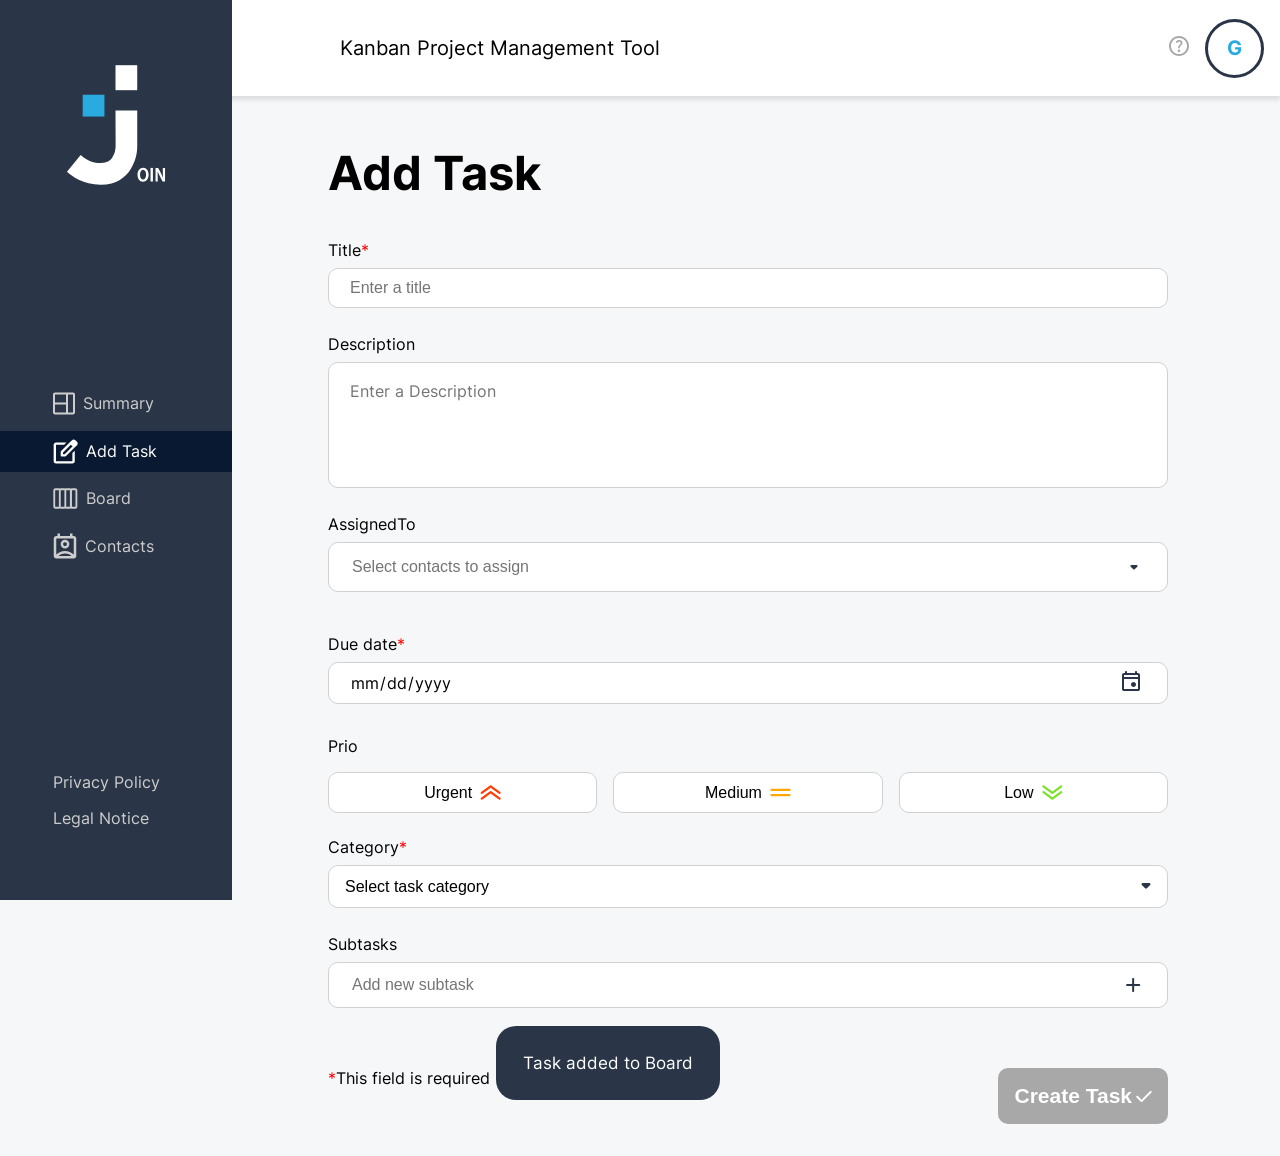
<file: html/add_task.html>
<!DOCTYPE html>
<html lang="en">

<head>
  <meta charset="UTF-8" />
  <meta name="viewport" content="width=device-width, initial-scale=1.0" />
  <title>Add Task</title>
  <link rel="icon" type="image/x-icon" href="../assets/img/logoBright.svg" />
  <link rel="stylesheet" href="../css/font_inter.css" />
  <link rel="stylesheet" href="../css/footer_template.css" />
  <link rel="stylesheet" href="../css/header_template.css" />
  <link rel="stylesheet" href="../css/aside_template.css" />
  <link rel="stylesheet" href="../css/add_task.css" />
  <link rel="stylesheet" href="../css/scrollbar.css" />
  <script src="../js/includeHTML.js"></script>
  <script src="../js/add_task.js" defer></script>
  <script src="../js/add_task1.js"></script>
  <script src="../js/remoteStorage.js"></script>

</head>

<body class="bodyContainer" onload="initAddTask()" onclick="event.stopPropagation(), closeChoosingList()">
  <header w3-include-html="../assets/templates/header_template.html"></header>
  <aside w3-include-html="../assets/templates/aside_template.html"></aside>
  <main class="mainContainer">
    <section class="addTaskMainContainer">
      <h1 class="addTaskTitle">Add Task</h1>
      <div class="mainAddTask">
        <form class="formAddTask" onsubmit="createTask(event)" onclick="event.stopPropagation(), closeChoosingList()">
          <div class="addTasksLeft">
            <div class="addTaskTitleContainer">
              <label for="title">Title<span style="color: red">*</span></label>
              <input type="text" id="title" name="title" placeholder="Enter a title" required
                oninput="enableCreateTaskButton(), validateTitle()" />
            </div>
            <div class="addTaskDescriptionContainer">
              <label for="description">Description</label>
              <textarea name="description" id="description" rows="4" cols="50" placeholder="Enter a Description"
                oninput="validateDescription()"></textarea>
            </div>
            <div class="editAssignedTo">
              <label for="contactsDropDown">AssignedTo</label>
              <div class="contactsDropDownInputContainer">
                <input placeholder="Select contacts to assign" type="search" id="contactsDropDown"
                  onkeyup="editFilterNames()" onfocus="showChoosingList()" onclick="event.stopPropagation()" />
                <div class="openCloseChoosingListImg" id="openCloseChoosingListImg"
                  onclick="event.stopPropagation(), toggleShowChoosingList()">
                </div>
              </div>
              <div id="choosingList" class="choosingList dnone"></div>
              <div id="editAssignedTosChosenEdit" class="assignedContactsContainer"></div>
            </div>
            <div class="addTaskThisFieldIsRequiredLeft">
              <span style="color: red">*</span><span>This field is required</span>
            </div>
          </div>
          <div class="spacerAddTasks"></div>
          <div class="addTasksRight">
            <div class="addTaskDueDateContainer">
              <label for="editDueDate">Due date<span style="color: red">*</span></label>
              <input id="editDueDate" name="editDueDate" type="date" min="2022-01-01" step="1" placeholder="dd-mm-yyyy"
                required oninput="enableCreateTaskButton()" />
            </div>
            <div class="addTaskPrioContainer">
              <p>Prio</p>
              <div class="addTaskPrioButtonContainer">
                <button id="buttonUrgent" onclick="event.stopPropagation(), addPrioButtonColor('urgent', event)"
                  class="buttonPrio">
                  Urgent<img id="buttonImg1" src="../assets/img/addTaskUrgentLogo.svg" />
                </button>
                <button id="buttonMedium" onclick="event.stopPropagation(), addPrioButtonColor('medium', event)"
                  class="buttonPrio buttonPrioMediumOrange">
                  Medium<img id="buttonImg2" src="../assets/img/addTaskMediumLogo.svg" />
                </button>
                <button id="buttonLow" onclick="event.stopPropagation(), addPrioButtonColor('low', event)"
                  class="buttonPrio">
                  Low<img id="buttonImg3" src="../assets/img/addTaskLowLogo.svg" />
                </button>
              </div>
            </div>
            <div class="addTaskCategoryContainer">
              <label for="category">Category<span style="color: red">*</span></label>
              <select name="category" id="category" required onchange="enableCreateTaskButton()">
                <option disabled selected>Select task category</option>
                <option value="User Story">User Story</option>
                <option value="Technical Tasks">Technical Task</option>
              </select>
            </div>
            <label for="editSubTasks">Subtasks</label>
            <div class="editSubTasksInputContainer">
              <input type="text" name="editSubTasks" id="editSubTasks" placeholder="Add new subtask" minlength="5"
                maxlength="20" />
              <img class="addSubTaskImg" src="../assets/img/EditTaskAddSubtask.svg" alt=""
                onclick="event.stopPropagation(),addSubTask()" />
            </div>
            <div id="editSubtasksList" class="editSubtasksList"></div>
            <div class="addTaskCreateTaskContainer">
              <div class="addTaskThisFieldIsRequiredRight">
                <span style="color: red">*</span><span>This field is required</span>
              </div>
              <button class="addTaskClearTaskButton" onclick="event.stopPropagation(), clearTask()">Clear<img
                  src="../assets/img/close_black.svg" alt="Clear" /></button>
              <button class="addTaskCreateTaskButton" type="submit" id="createTaskButton" disabled>Create Task<img
                  src="../assets/img/check.svg" alt="Check" /></button>
            </div>
          </div>
        </form>
        <div class="addTaskAnimationText" id="addTaskAnimationText">Task added to Board</div>
      </div>
    </section>
  </main>
  <footer w3-include-html="../assets/templates/footer_template.html"></footer>

</body>

</html>
</file>
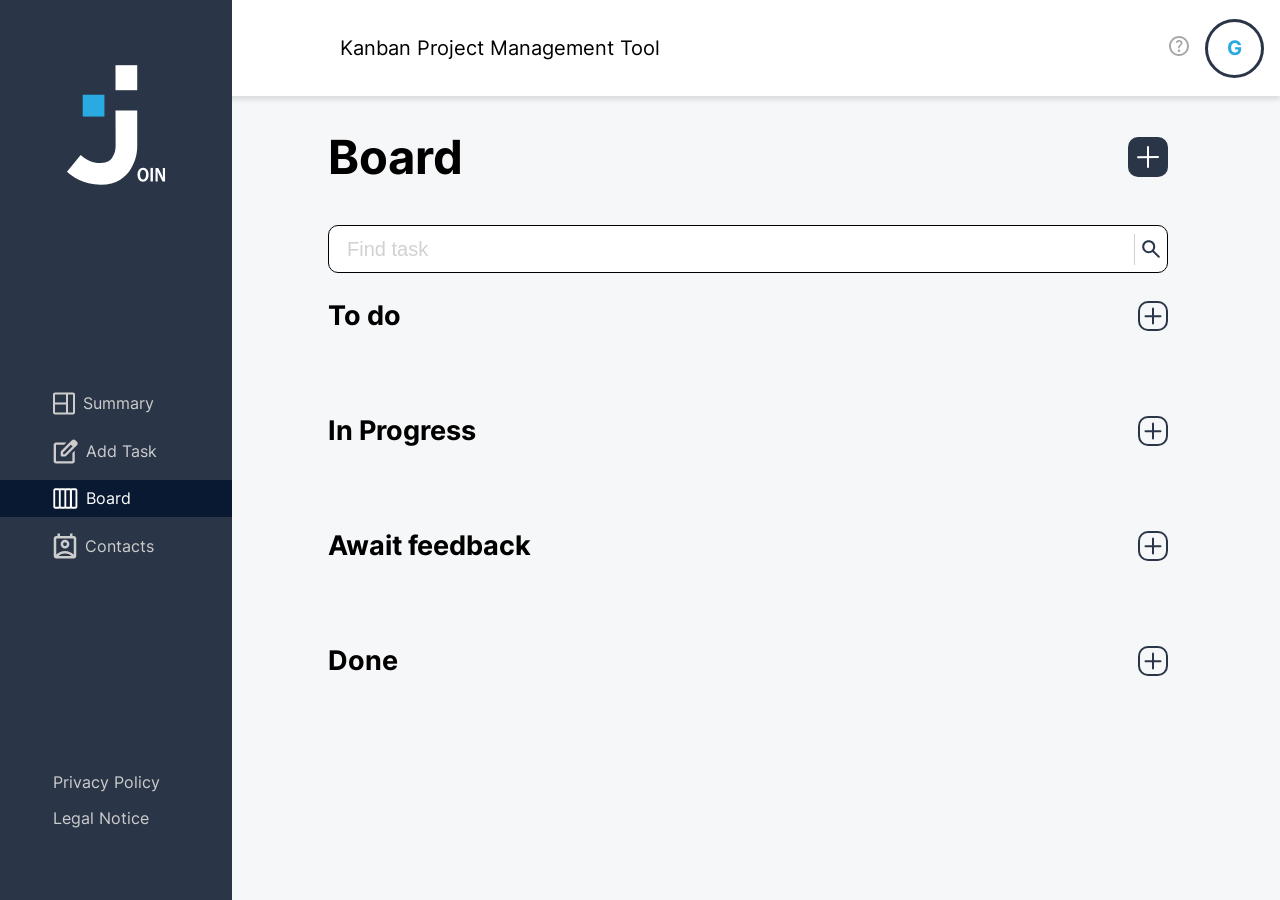
<file: html/board.html>
<!DOCTYPE html>
<html lang="en">

<head>
    <meta charset="UTF-8">
    <meta name="viewport" content="width=device-width, initial-scale=1.0">
    <title>Board</title>
    <link rel="icon" type="image/x-icon" href="../assets/img/logoBright.svg">
    <link rel="stylesheet" href="../css/font_inter.css">
    <link rel="stylesheet" href="../css/footer_template.css">
    <link rel="stylesheet" href="../css/header_template.css">
    <link rel="stylesheet" href="../css/aside_template.css">
    <link rel="stylesheet" href="../css/board.css">
    <link rel="stylesheet" href="../css/scrollbar.css">
    <script src="../js/includeHTML.js"></script>
    <script src="../js/board.js"></script>
    <script src="../js/board1.js"></script>
    <script src="../js/board2.js"></script>
    <script src="../js/board3.js"></script>
    <script src="../js/board_html.js"></script>
    <script src="../js/board_render.js"></script>
    <script src="../js/remoteStorage.js"></script>
</head>

<body class="body" onload="init()" id="body">
    <header w3-include-html="../assets/templates/header_template.html"></header>
    <aside w3-include-html="../assets/templates/aside_template.html"></aside>
    <main class="main">
        <div class="boardHead">
            <span class="boardHeadline">Board</span>
            <div id="boardHeadImg" onclick="addTask()"></div>
        </div>
        <div class="searchMobile" id="searchMobile">
            <input id="searchMobileInput" class="searchMobileInput" type="text" placeholder="Find task"
                onkeyup="filterTasks()" onfocus="setInputContainerBorderColor('searchMobile')"
                onblur="resetInputContainerBorderColor('searchMobile')">
            <div class="searchMobileSeparator"></div>
            <img class="searchIconMobile" src="../assets/img/searchIcon.svg" alt="">
        </div>
        <div class="taskContainers">
            <div class="taskContainer">
                <div class="taskContainerHead">
                    <span class="taskContainerHeadline">To do</span>
                    <div class="taskContainerAddTaskImg" onclick="addTask('toDo')"></div>
                </div>
                <div class="taskContainerContent" id="taskContainerContentToDo" ondrop="moveTo('toDo')"
                    ondragover="allowDrop(event)">
                </div>
            </div>
            <div class="taskContainer">
                <div class="taskContainerHead">
                    <span class="taskContainerHeadline">In Progress</span>
                    <div class="taskContainerAddTaskImg" onclick="addTask('inProgress')"></div>
                </div>
                <div class="taskContainerContent" id="taskContainerContentInProgress" ondrop="moveTo('inProgress')"
                    ondragover="allowDrop(event)">
                </div>
            </div>
            <div class="taskContainer">
                <div class="taskContainerHead">
                    <span class="taskContainerHeadline">Await feedback</span>
                    <div class="taskContainerAddTaskImg" onclick="addTask('awaitingFeedback')"></div>
                </div>
                <div class="taskContainerContent" id="taskContainerContentAwaitFeedback"
                    ondrop="moveTo('awaitingFeedback')" ondragover="allowDrop(event)">
                </div>
            </div>
            <div class="taskContainer">
                <div class="taskContainerHead">
                    <span class="taskContainerHeadline">Done</span>
                    <div class="taskContainerAddTaskImg" onclick="addTask('done')"></div>
                </div>
                <div class="taskContainerContent" id="taskContainerContentDone" ondrop="moveTo('done')"
                    ondragover="allowDrop(event)">
                </div>
            </div>
        </div>
    </main>
    <footer w3-include-html="../assets/templates/footer_template.html"></footer>
    <div class="dialogBackground dnone" id="dialogBackground" onclick="closeSingleView(event)">
        <div class="singleTask" id="singleTask" onclick="event.stopPropagation(), closeChoosingList()">
        </div>
    </div>
</body>

</html>
</file>
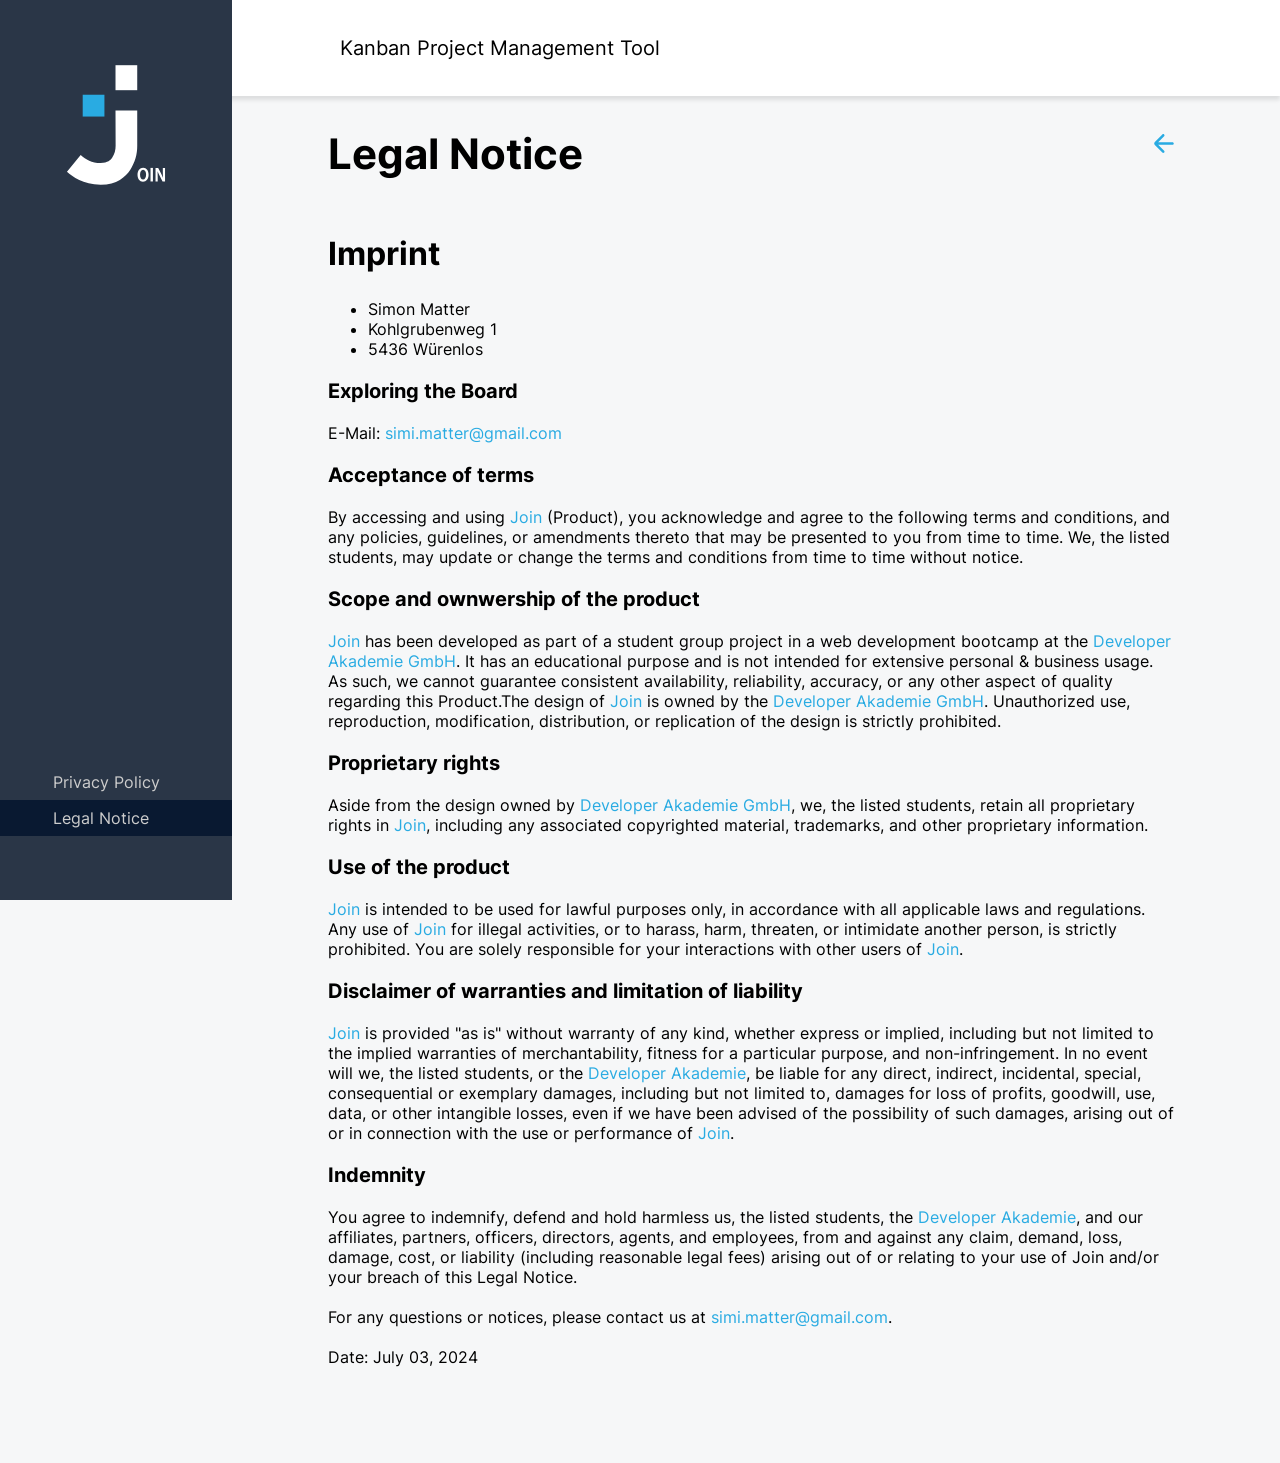
<file: html/legal_notice.html>
<!DOCTYPE html>
<html lang="en">

<head>
    <meta charset="UTF-8">
    <meta name="viewport" content="width=device-width, initial-scale=1.0">
    <title>Legal Notice</title>
    <link rel="icon" type="image/x-icon" href="../assets/img/logoBright.svg">
    <link rel="stylesheet" href="../css/font_inter.css">
    <link rel="stylesheet" href="../css/footer_template.css">
    <link rel="stylesheet" href="../css/header_template.css">
    <link rel="stylesheet" href="../css/aside_template.css">
    <link rel="stylesheet" href="../css/legal_notice.css">
    <link rel="stylesheet" href="../css/scrollbar.css">
    <script src="../js/includeHTML.js"></script>
    <script src="../js/legal_notice.js"></script>
    <script src="../js/remoteStorage.js"></script>
</head>

<body class="body" onload="initLegalNotice()">
    <header w3-include-html="../assets/templates/header_template.html"></header>
    <aside w3-include-html="../assets/templates/aside_template.html"></aside>
    <main class="main">
        <div class="mainSubContainer">
            <h1>Legal Notice</h1>
            <img id="arrowLeft" src="../assets/img/arrowLeft.svg" alt="" onclick="backToLastPage()">
        </div>
        <h2>Imprint</h2>
        <ul>
            <li>Simon Matter</li>
            <li>Kohlgrubenweg 1</li>
            <li>5436 Würenlos</li>
        </ul>
        <h3>Exploring the Board</h3>
        <span>E-Mail: <a href="mailto:simi.matter@gmail.com">simi.matter@gmail.com</a></span>
        <h3>Acceptance of terms</h3>
        <p>By accessing and using <a href="../index.html">Join</a> (Product), you acknowledge and agree to the following
            terms and conditions, and any policies, guidelines, or amendments thereto that may be presented to you from
            time to time. We, the listed students, may update or change the terms and conditions from time to time
            without notice.</p>
        <h3>Scope and ownwership of the product</h3>
        <p><a href="../index.html">Join</a> has been developed as part of a student group project in a web development
            bootcamp at the <a href="https://developerakademie.com/" target="_blank">Developer Akademie GmbH</a>. It has
            an educational purpose and is not intended for extensive personal & business usage. As such, we cannot
            guarantee consistent availability, reliability, accuracy, or any other aspect of quality regarding this
            Product.The design of <a href="../index.html">Join</a> is owned by the <a
                href="https://developerakademie.com/" target="_blank">Developer Akademie GmbH</a>. Unauthorized use,
            reproduction, modification, distribution, or replication of the design is strictly prohibited.</p>
        <h3>Proprietary rights</h3>
        <p>Aside from the design owned by <a href="https://developerakademie.com/" target="_blank">Developer Akademie
                GmbH</a>, we, the listed students, retain all proprietary rights in <a href="../index.html">Join</a>,
            including any associated copyrighted material, trademarks, and other proprietary information.</p>
        <h3>Use of the product</h3>
        <p><a href="../index.html">Join</a> is intended to be used for lawful purposes only, in accordance with all
            applicable laws and regulations. Any use of <a href="../index.html">Join</a> for illegal activities, or to
            harass, harm, threaten, or intimidate another person, is strictly prohibited. You are solely responsible for
            your interactions with other users of <a href="../index.html">Join</a>.</p>
        <h3>Disclaimer of warranties and limitation of liability</h3>
        <p><a href="../index.html">Join</a> is provided "as is" without warranty of any kind, whether express or
            implied, including but not limited to the implied warranties of merchantability, fitness for a particular
            purpose, and non-infringement. In no event will we, the listed students, or the <a
                href="https://developerakademie.com/" target="_blank">Developer Akademie</a>, be liable for any direct,
            indirect, incidental, special, consequential or exemplary damages, including but not limited to, damages for
            loss of profits, goodwill, use, data, or other intangible losses, even if we have been advised of the
            possibility of such damages, arising out of or in connection with the use or performance of <a
                href="../index.html">Join</a>.</p>
        <h3>Indemnity</h3>
        <p>You agree to indemnify, defend and hold harmless us, the listed students, the <a
                href="https://developerakademie.com/" target="_blank">Developer Akademie</a>, and our affiliates,
            partners, officers, directors, agents, and employees, from and against any claim, demand, loss, damage,
            cost, or liability (including reasonable legal fees) arising out of or relating to your use of Join and/or
            your breach of this Legal Notice.
            <br><br>For any questions or notices, please contact us at <a
                href="mailto:simi.matter@gmail.com">simi.matter@gmail.com</a>.
            <br><br>Date: July 03, 2024
        </p>
    </main>
    <footer w3-include-html="../assets/templates/footer_template.html"></footer>
</body>

</html>
</file>
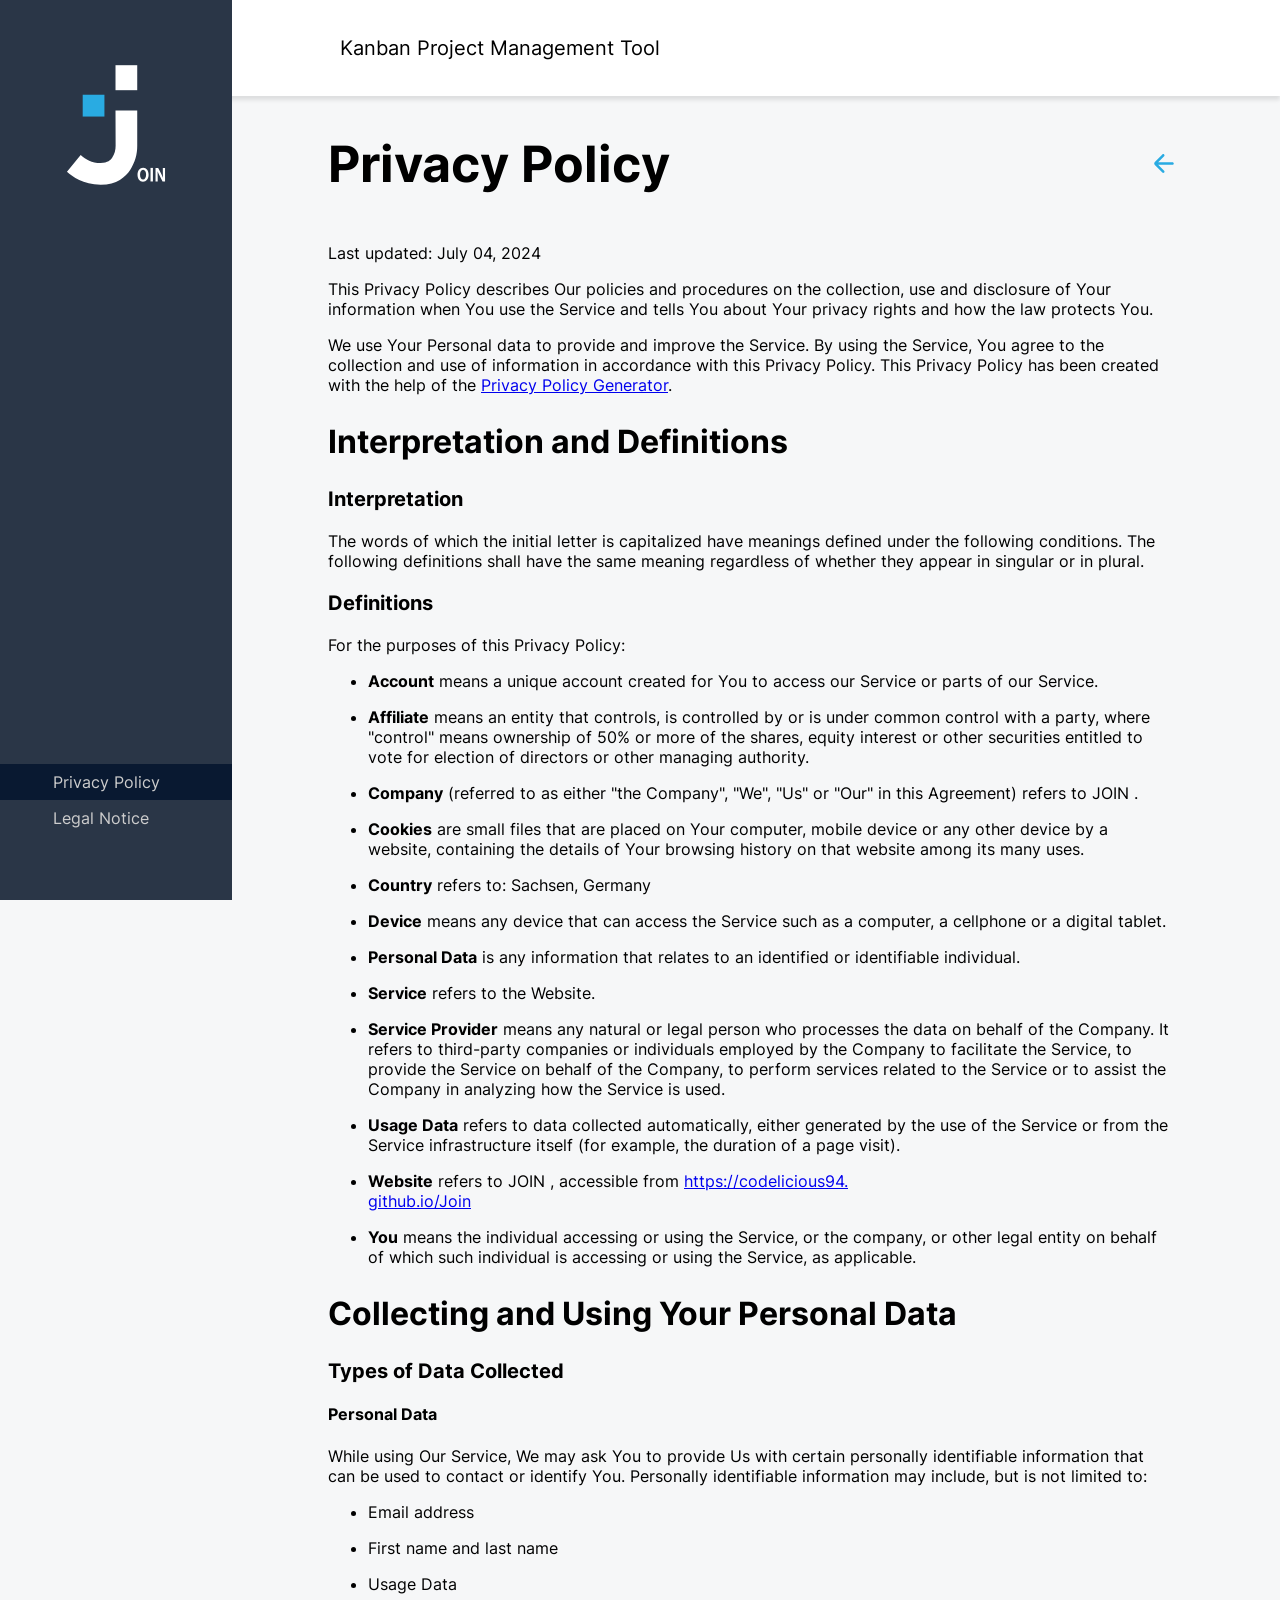
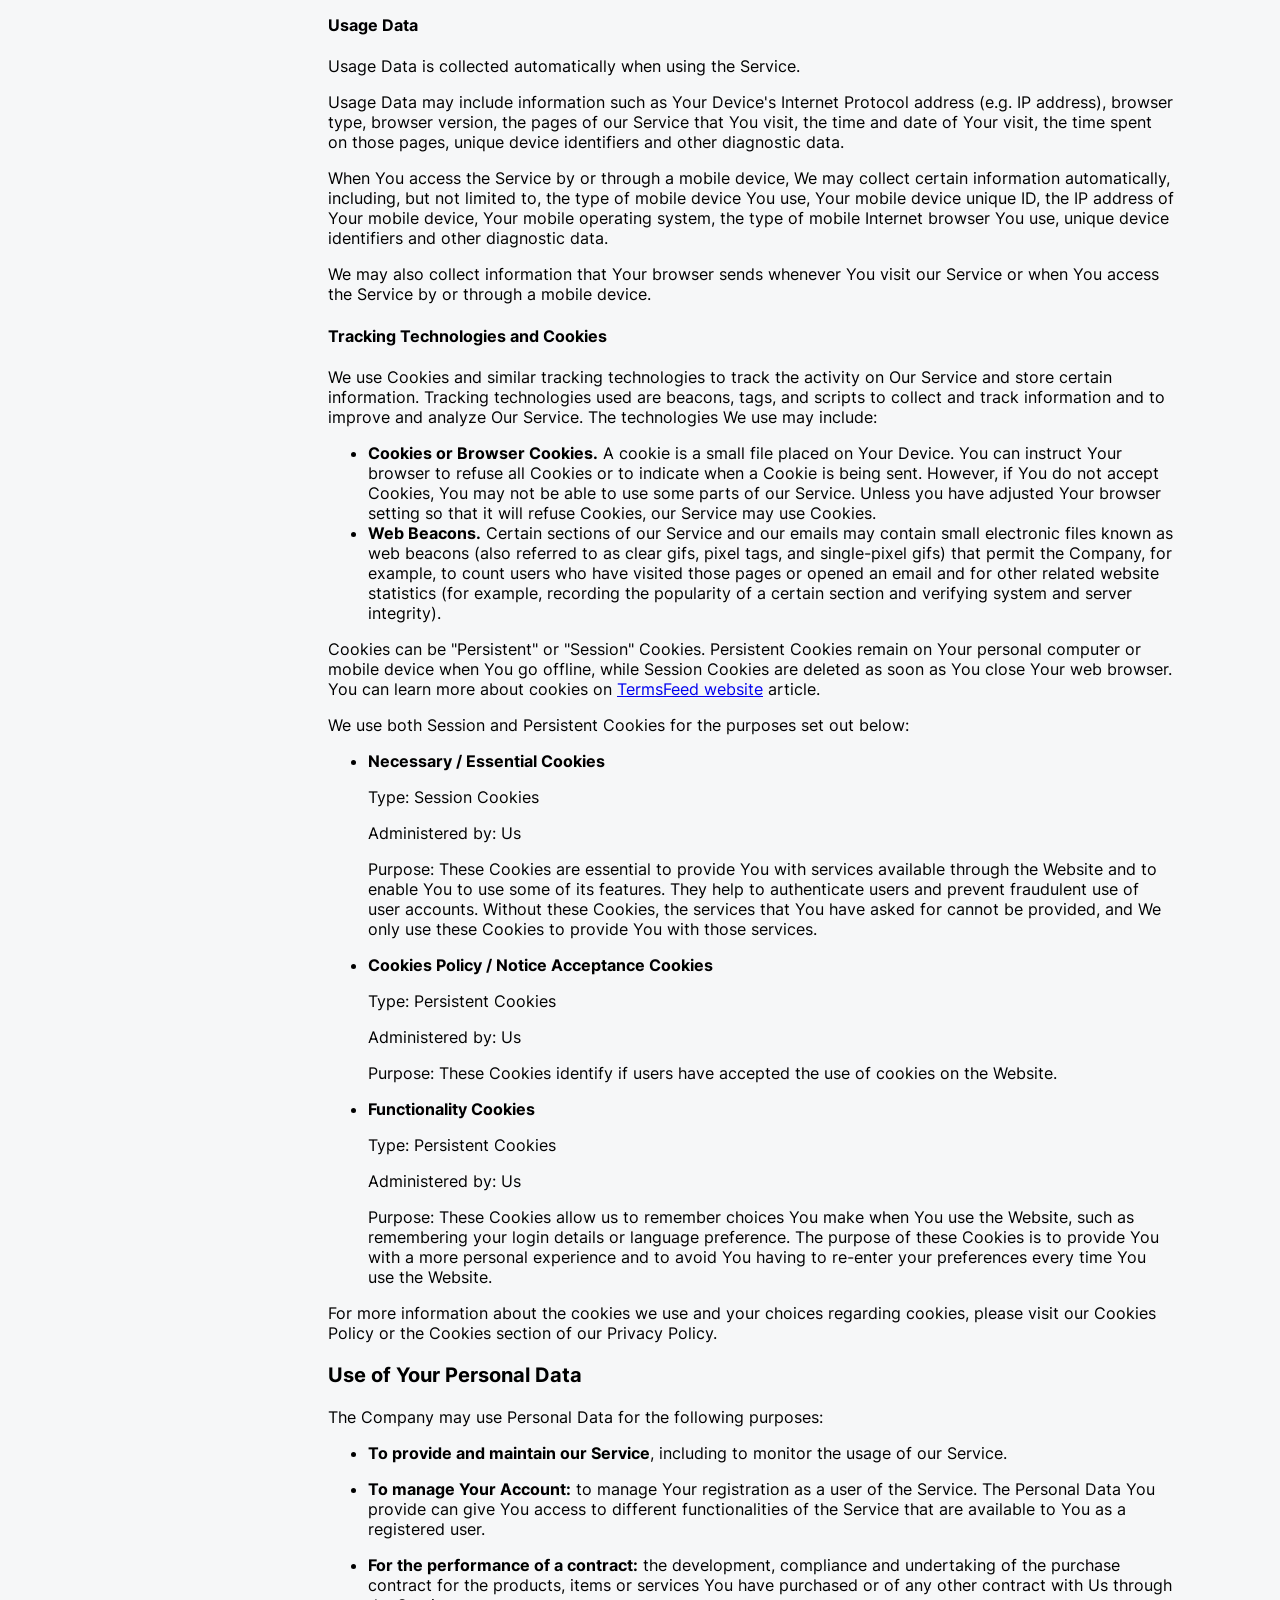
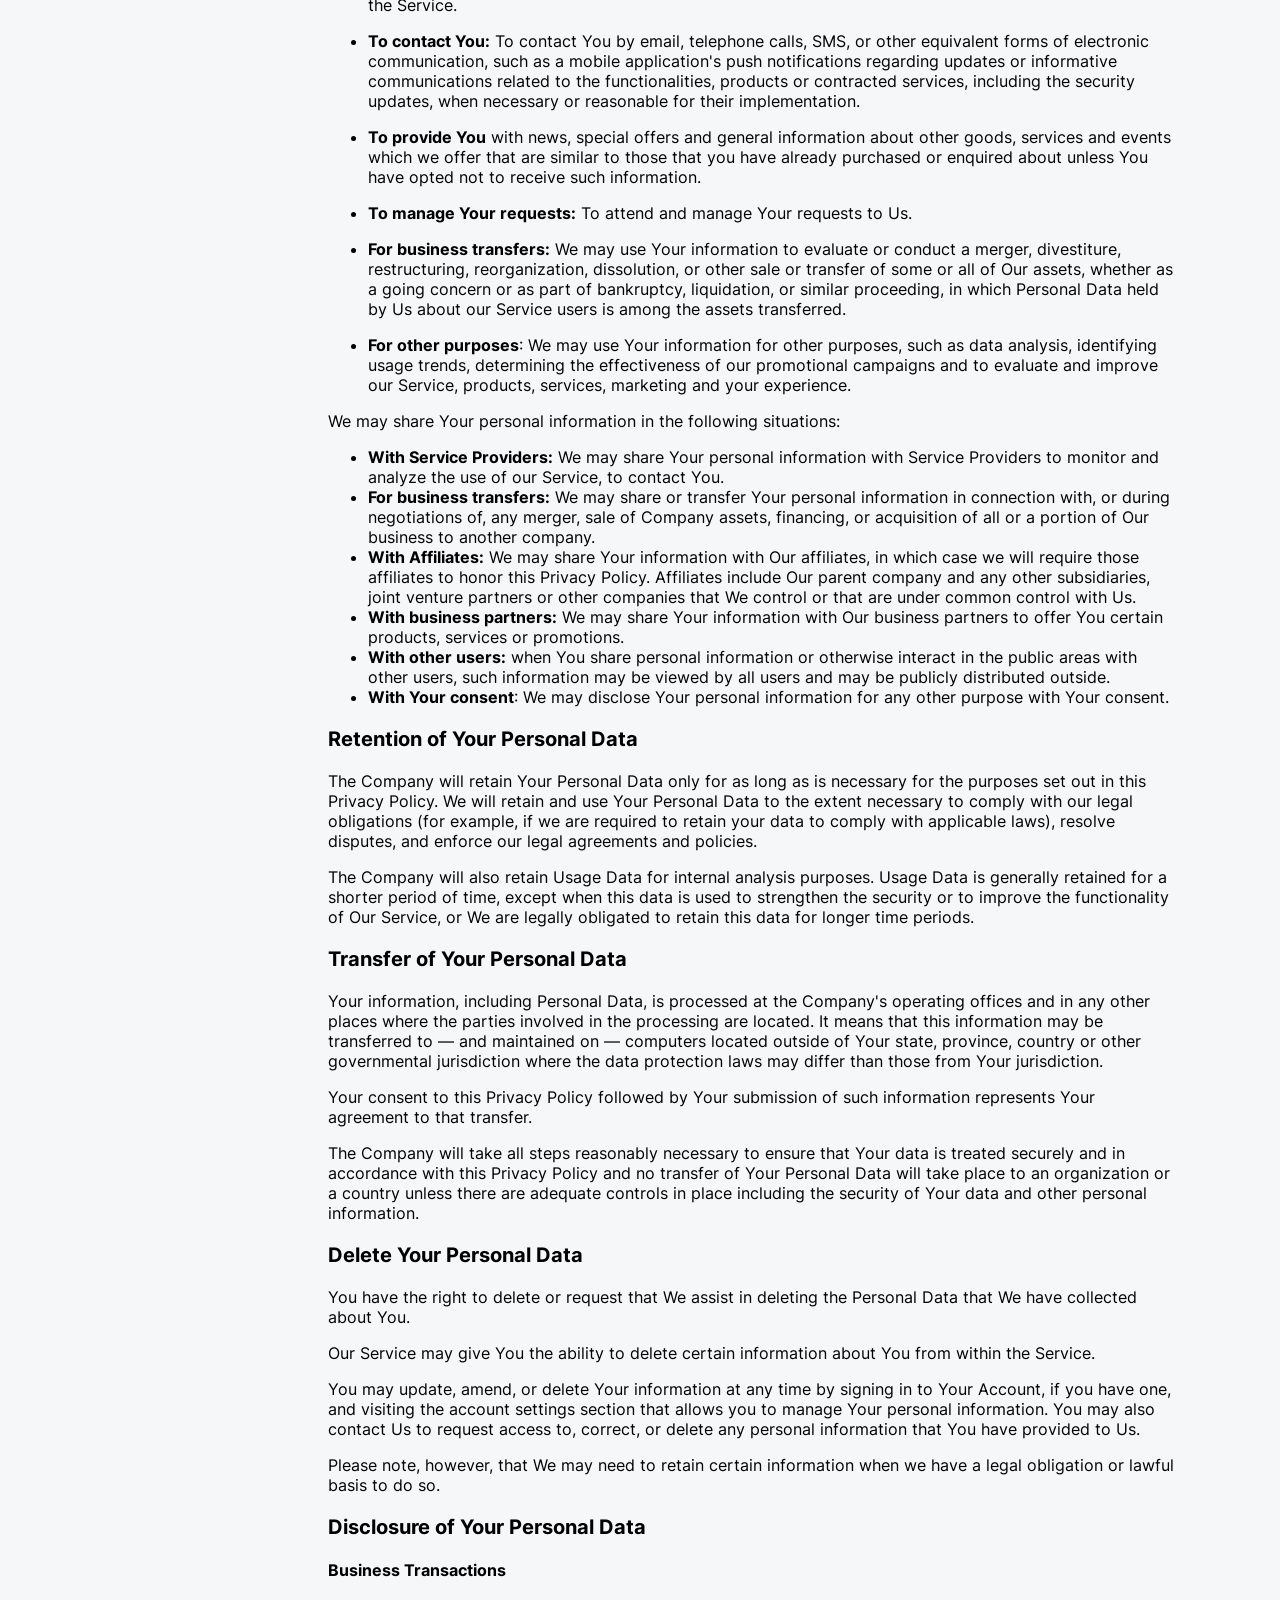
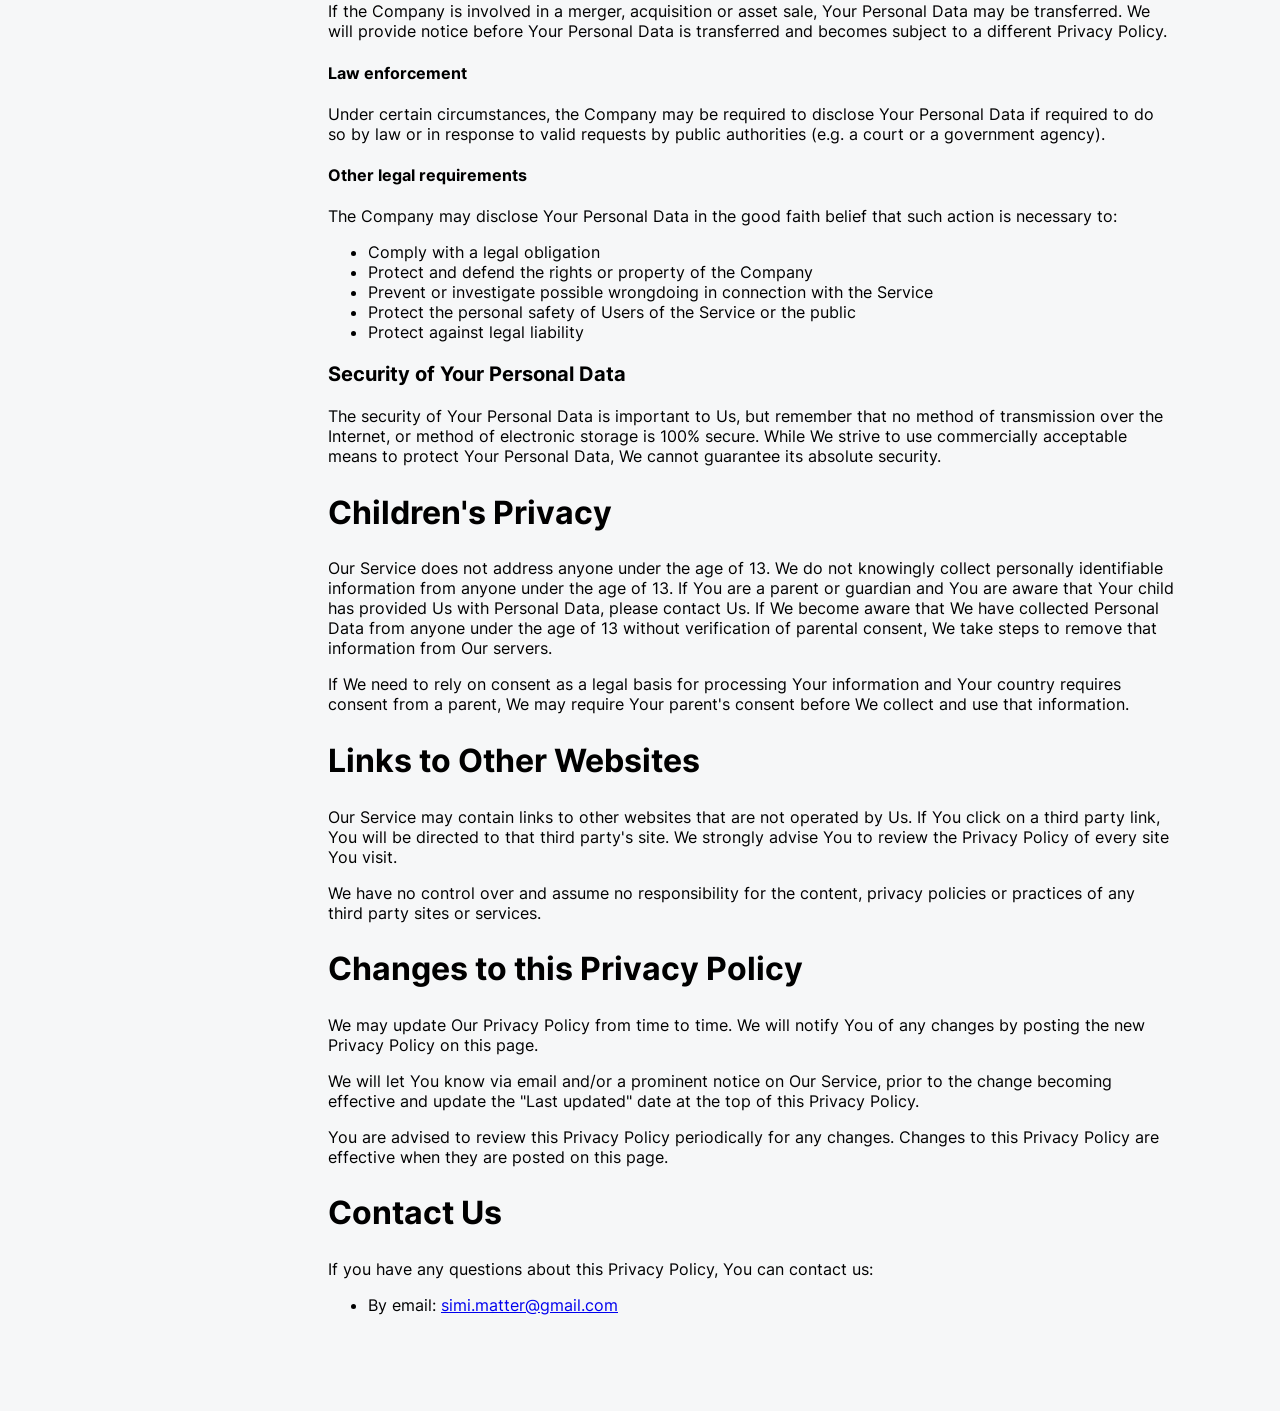
<file: html/privacy_policy.html>
<!DOCTYPE html>
<html lang="en">

<head>
    <meta charset="UTF-8">
    <meta name="viewport" content="width=device-width, initial-scale=1.0">
    <title>Privacy Policy</title>
    <link rel="icon" type="image/x-icon" href="../assets/img/logoBright.svg">
    <link rel="stylesheet" href="../css/font_inter.css">
    <link rel="stylesheet" href="../css/footer_template.css">
    <link rel="stylesheet" href="../css/header_template.css">
    <link rel="stylesheet" href="../css/aside_template.css">
    <link rel="stylesheet" href="../css/privacy_policy.css">
    <link rel="stylesheet" href="../css/scrollbar.css">
    <script src="../js/includeHTML.js"></script>
    <script src="../js/privacy_policy.js"></script>
    <script src="../js/remoteStorage.js"></script>
</head>

<body class="body" onload="initPrivacyPolicy()">
    <header w3-include-html="../assets/templates/header_template.html"></header>
    <aside w3-include-html="../assets/templates/aside_template.html"></aside>
    <main class="main">
        <div class="mainSubContainer">
            <h1>Privacy Policy</h1>
            <img id="arrowLeft" src="../assets/img/arrowLeft.svg" alt="" onclick="backToLastPage()">
        </div>
        <p>Last updated: July 04, 2024</p>
        <p>This Privacy Policy describes Our policies and procedures on the collection, use and disclosure of Your
            information when You use the Service and tells You about Your privacy rights and how the law protects You.
        </p>
        <p>We use Your Personal data to provide and improve the Service. By using the Service, You agree to the
            collection and use of information in accordance with this Privacy Policy. This Privacy Policy has been
            created with the help of the <a href="https://www.termsfeed.com/privacy-policy-generator/"
                target="_blank">Privacy Policy Generator</a>.</p>
        <h2>Interpretation and Definitions</h2>
        <h3>Interpretation</h3>
        <p>The words of which the initial letter is capitalized have meanings defined under the following conditions.
            The following definitions shall have the same meaning regardless of whether they appear in singular or in
            plural.</p>
        <h3>Definitions</h3>
        <p>For the purposes of this Privacy Policy:</p>
        <ul>
            <li>
                <p><strong>Account</strong> means a unique account created for You to access our Service or parts of our
                    Service.</p>
            </li>
            <li>
                <p><strong>Affiliate</strong> means an entity that controls, is controlled by or is under common control
                    with a party, where &quot;control&quot; means ownership of 50% or more of the shares, equity
                    interest or other securities entitled to vote for election of directors or other managing authority.
                </p>
            </li>
            <li>
                <p><strong>Company</strong> (referred to as either &quot;the Company&quot;, &quot;We&quot;,
                    &quot;Us&quot; or &quot;Our&quot; in this Agreement) refers to JOIN .</p>
            </li>
            <li>
                <p><strong>Cookies</strong> are small files that are placed on Your computer, mobile device or any other
                    device by a website, containing the details of Your browsing history on that website among its many
                    uses.</p>
            </li>
            <li>
                <p><strong>Country</strong> refers to: Sachsen, Germany</p>
            </li>
            <li>
                <p><strong>Device</strong> means any device that can access the Service such as a computer, a cellphone
                    or a digital tablet.</p>
            </li>
            <li>
                <p><strong>Personal Data</strong> is any information that relates to an identified or identifiable
                    individual.</p>
            </li>
            <li>
                <p><strong>Service</strong> refers to the Website.</p>
            </li>
            <li>
                <p><strong>Service Provider</strong> means any natural or legal person who processes the data on behalf
                    of the Company. It refers to third-party companies or individuals employed by the Company to
                    facilitate the Service, to provide the Service on behalf of the Company, to perform services related
                    to the Service or to assist the Company in analyzing how the Service is used.</p>
            </li>
            <li>
                <p><strong>Usage Data</strong> refers to data collected automatically, either generated by the use of
                    the Service or from the Service infrastructure itself (for example, the duration of a page visit).
                </p>
            </li>
            <li>
                <p><strong>Website</strong> refers to JOIN , accessible from <a
                        href="https://github.com/codelicious94/Join" rel="external nofollow noopener"
                        target="_blank">https://codelicious94.<br>github.io/Join</a></p>
            </li>
            <li>
                <p><strong>You</strong> means the individual accessing or using the Service, or the company, or other
                    legal entity on behalf of which such individual is accessing or using the Service, as applicable.
                </p>
            </li>
        </ul>
        <h2>Collecting and Using Your Personal Data</h2>
        <h3>Types of Data Collected</h3>
        <h4>Personal Data</h4>
        <p>While using Our Service, We may ask You to provide Us with certain personally identifiable information that
            can be used to contact or identify You. Personally identifiable information may include, but is not limited
            to:</p>
        <ul>
            <li>
                <p>Email address</p>
            </li>
            <li>
                <p>First name and last name</p>
            </li>
            <li>
                <p>Usage Data</p>
            </li>
        </ul>
        <h4>Usage Data</h4>
        <p>Usage Data is collected automatically when using the Service.</p>
        <p>Usage Data may include information such as Your Device's Internet Protocol address (e.g. IP address), browser
            type, browser version, the pages of our Service that You visit, the time and date of Your visit, the time
            spent on those pages, unique device identifiers and other diagnostic data.</p>
        <p>When You access the Service by or through a mobile device, We may collect certain information automatically,
            including, but not limited to, the type of mobile device You use, Your mobile device unique ID, the IP
            address of Your mobile device, Your mobile operating system, the type of mobile Internet browser You use,
            unique device identifiers and other diagnostic data.</p>
        <p>We may also collect information that Your browser sends whenever You visit our Service or when You access the
            Service by or through a mobile device.</p>
        <h4>Tracking Technologies and Cookies</h4>
        <p>We use Cookies and similar tracking technologies to track the activity on Our Service and store certain
            information. Tracking technologies used are beacons, tags, and scripts to collect and track information and
            to improve and analyze Our Service. The technologies We use may include:</p>
        <ul>
            <li><strong>Cookies or Browser Cookies.</strong> A cookie is a small file placed on Your Device. You can
                instruct Your browser to refuse all Cookies or to indicate when a Cookie is being sent. However, if You
                do not accept Cookies, You may not be able to use some parts of our Service. Unless you have adjusted
                Your browser setting so that it will refuse Cookies, our Service may use Cookies.</li>
            <li><strong>Web Beacons.</strong> Certain sections of our Service and our emails may contain small
                electronic files known as web beacons (also referred to as clear gifs, pixel tags, and single-pixel
                gifs) that permit the Company, for example, to count users who have visited those pages or opened an
                email and for other related website statistics (for example, recording the popularity of a certain
                section and verifying system and server integrity).</li>
        </ul>
        <p>Cookies can be &quot;Persistent&quot; or &quot;Session&quot; Cookies. Persistent Cookies remain on Your
            personal computer or mobile device when You go offline, while Session Cookies are deleted as soon as You
            close Your web browser. You can learn more about cookies on <a
                href="https://www.termsfeed.com/blog/cookies/#What_Are_Cookies" target="_blank">TermsFeed website</a>
            article.</p>
        <p>We use both Session and Persistent Cookies for the purposes set out below:</p>
        <ul>
            <li>
                <p><strong>Necessary / Essential Cookies</strong></p>
                <p>Type: Session Cookies</p>
                <p>Administered by: Us</p>
                <p>Purpose: These Cookies are essential to provide You with services available through the Website and
                    to enable You to use some of its features. They help to authenticate users and prevent fraudulent
                    use of user accounts. Without these Cookies, the services that You have asked for cannot be
                    provided, and We only use these Cookies to provide You with those services.</p>
            </li>
            <li>
                <p><strong>Cookies Policy / Notice Acceptance Cookies</strong></p>
                <p>Type: Persistent Cookies</p>
                <p>Administered by: Us</p>
                <p>Purpose: These Cookies identify if users have accepted the use of cookies on the Website.</p>
            </li>
            <li>
                <p><strong>Functionality Cookies</strong></p>
                <p>Type: Persistent Cookies</p>
                <p>Administered by: Us</p>
                <p>Purpose: These Cookies allow us to remember choices You make when You use the Website, such as
                    remembering your login details or language preference. The purpose of these Cookies is to provide
                    You with a more personal experience and to avoid You having to re-enter your preferences every time
                    You use the Website.</p>
            </li>
        </ul>
        <p>For more information about the cookies we use and your choices regarding cookies, please visit our Cookies
            Policy or the Cookies section of our Privacy Policy.</p>
        <h3>Use of Your Personal Data</h3>
        <p>The Company may use Personal Data for the following purposes:</p>
        <ul>
            <li>
                <p><strong>To provide and maintain our Service</strong>, including to monitor the usage of our Service.
                </p>
            </li>
            <li>
                <p><strong>To manage Your Account:</strong> to manage Your registration as a user of the Service. The
                    Personal Data You provide can give You access to different functionalities of the Service that are
                    available to You as a registered user.</p>
            </li>
            <li>
                <p><strong>For the performance of a contract:</strong> the development, compliance and undertaking of
                    the purchase contract for the products, items or services You have purchased or of any other
                    contract with Us through the Service.</p>
            </li>
            <li>
                <p><strong>To contact You:</strong> To contact You by email, telephone calls, SMS, or other equivalent
                    forms of electronic communication, such as a mobile application's push notifications regarding
                    updates or informative communications related to the functionalities, products or contracted
                    services, including the security updates, when necessary or reasonable for their implementation.</p>
            </li>
            <li>
                <p><strong>To provide You</strong> with news, special offers and general information about other goods,
                    services and events which we offer that are similar to those that you have already purchased or
                    enquired about unless You have opted not to receive such information.</p>
            </li>
            <li>
                <p><strong>To manage Your requests:</strong> To attend and manage Your requests to Us.</p>
            </li>
            <li>
                <p><strong>For business transfers:</strong> We may use Your information to evaluate or conduct a merger,
                    divestiture, restructuring, reorganization, dissolution, or other sale or transfer of some or all of
                    Our assets, whether as a going concern or as part of bankruptcy, liquidation, or similar proceeding,
                    in which Personal Data held by Us about our Service users is among the assets transferred.</p>
            </li>
            <li>
                <p><strong>For other purposes</strong>: We may use Your information for other purposes, such as data
                    analysis, identifying usage trends, determining the effectiveness of our promotional campaigns and
                    to evaluate and improve our Service, products, services, marketing and your experience.</p>
            </li>
        </ul>
        <p>We may share Your personal information in the following situations:</p>
        <ul>
            <li><strong>With Service Providers:</strong> We may share Your personal information with Service Providers
                to monitor and analyze the use of our Service, to contact You.</li>
            <li><strong>For business transfers:</strong> We may share or transfer Your personal information in
                connection with, or during negotiations of, any merger, sale of Company assets, financing, or
                acquisition of all or a portion of Our business to another company.</li>
            <li><strong>With Affiliates:</strong> We may share Your information with Our affiliates, in which case we
                will require those affiliates to honor this Privacy Policy. Affiliates include Our parent company and
                any other subsidiaries, joint venture partners or other companies that We control or that are under
                common control with Us.</li>
            <li><strong>With business partners:</strong> We may share Your information with Our business partners to
                offer You certain products, services or promotions.</li>
            <li><strong>With other users:</strong> when You share personal information or otherwise interact in the
                public areas with other users, such information may be viewed by all users and may be publicly
                distributed outside.</li>
            <li><strong>With Your consent</strong>: We may disclose Your personal information for any other purpose with
                Your consent.</li>
        </ul>
        <h3>Retention of Your Personal Data</h3>
        <p>The Company will retain Your Personal Data only for as long as is necessary for the purposes set out in this
            Privacy Policy. We will retain and use Your Personal Data to the extent necessary to comply with our legal
            obligations (for example, if we are required to retain your data to comply with applicable laws), resolve
            disputes, and enforce our legal agreements and policies.</p>
        <p>The Company will also retain Usage Data for internal analysis purposes. Usage Data is generally retained for
            a shorter period of time, except when this data is used to strengthen the security or to improve the
            functionality of Our Service, or We are legally obligated to retain this data for longer time periods.</p>
        <h3>Transfer of Your Personal Data</h3>
        <p>Your information, including Personal Data, is processed at the Company's operating offices and in any other
            places where the parties involved in the processing are located. It means that this information may be
            transferred to — and maintained on — computers located outside of Your state, province, country or other
            governmental jurisdiction where the data protection laws may differ than those from Your jurisdiction.</p>
        <p>Your consent to this Privacy Policy followed by Your submission of such information represents Your agreement
            to that transfer.</p>
        <p>The Company will take all steps reasonably necessary to ensure that Your data is treated securely and in
            accordance with this Privacy Policy and no transfer of Your Personal Data will take place to an organization
            or a country unless there are adequate controls in place including the security of Your data and other
            personal information.</p>
        <h3>Delete Your Personal Data</h3>
        <p>You have the right to delete or request that We assist in deleting the Personal Data that We have collected
            about You.</p>
        <p>Our Service may give You the ability to delete certain information about You from within the Service.</p>
        <p>You may update, amend, or delete Your information at any time by signing in to Your Account, if you have one,
            and visiting the account settings section that allows you to manage Your personal information. You may also
            contact Us to request access to, correct, or delete any personal information that You have provided to Us.
        </p>
        <p>Please note, however, that We may need to retain certain information when we have a legal obligation or
            lawful basis to do so.</p>
        <h3>Disclosure of Your Personal Data</h3>
        <h4>Business Transactions</h4>
        <p>If the Company is involved in a merger, acquisition or asset sale, Your Personal Data may be transferred. We
            will provide notice before Your Personal Data is transferred and becomes subject to a different Privacy
            Policy.</p>
        <h4>Law enforcement</h4>
        <p>Under certain circumstances, the Company may be required to disclose Your Personal Data if required to do so
            by law or in response to valid requests by public authorities (e.g. a court or a government agency).</p>
        <h4>Other legal requirements</h4>
        <p>The Company may disclose Your Personal Data in the good faith belief that such action is necessary to:</p>
        <ul>
            <li>Comply with a legal obligation</li>
            <li>Protect and defend the rights or property of the Company</li>
            <li>Prevent or investigate possible wrongdoing in connection with the Service</li>
            <li>Protect the personal safety of Users of the Service or the public</li>
            <li>Protect against legal liability</li>
        </ul>
        <h3>Security of Your Personal Data</h3>
        <p>The security of Your Personal Data is important to Us, but remember that no method of transmission over the
            Internet, or method of electronic storage is 100% secure. While We strive to use commercially acceptable
            means to protect Your Personal Data, We cannot guarantee its absolute security.</p>
        <h2>Children's Privacy</h2>
        <p>Our Service does not address anyone under the age of 13. We do not knowingly collect personally identifiable
            information from anyone under the age of 13. If You are a parent or guardian and You are aware that Your
            child has provided Us with Personal Data, please contact Us. If We become aware that We have collected
            Personal Data from anyone under the age of 13 without verification of parental consent, We take steps to
            remove that information from Our servers.</p>
        <p>If We need to rely on consent as a legal basis for processing Your information and Your country requires
            consent from a parent, We may require Your parent's consent before We collect and use that information.</p>
        <h2>Links to Other Websites</h2>
        <p>Our Service may contain links to other websites that are not operated by Us. If You click on a third party
            link, You will be directed to that third party's site. We strongly advise You to review the Privacy Policy
            of every site You visit.</p>
        <p>We have no control over and assume no responsibility for the content, privacy policies or practices of any
            third party sites or services.</p>
        <h2>Changes to this Privacy Policy</h2>
        <p>We may update Our Privacy Policy from time to time. We will notify You of any changes by posting the new
            Privacy Policy on this page.</p>
        <p>We will let You know via email and/or a prominent notice on Our Service, prior to the change becoming
            effective and update the &quot;Last updated&quot; date at the top of this Privacy Policy.</p>
        <p>You are advised to review this Privacy Policy periodically for any changes. Changes to this Privacy Policy
            are effective when they are posted on this page.</p>
        <h2>Contact Us</h2>
        <p>If you have any questions about this Privacy Policy, You can contact us:</p>
        <ul>
            <li>By email: <a href="mailto:simi.matter@gmail.com">simi.matter@gmail.com</a></li>
        </ul>
    </main>
    <footer w3-include-html="../assets/templates/footer_template.html"></footer>
</body>

</html>
</file>
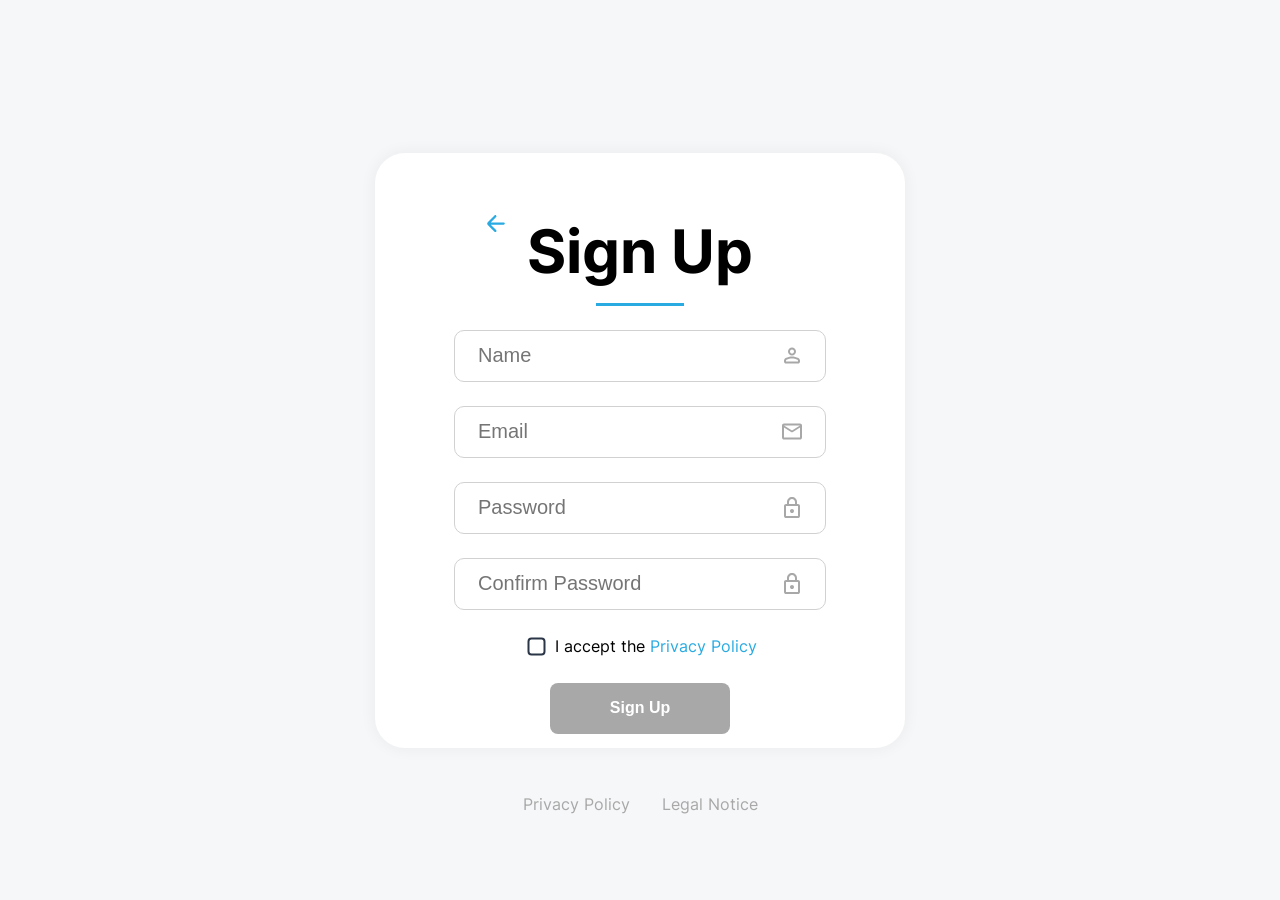
<file: html/signUp.html>
<!DOCTYPE html>
<html lang="en">

<head>
    <meta charset="UTF-8">
    <meta name="viewport" content="width=device-width, initial-scale=1.0">
    <title>Sign Up</title>
    <link rel="icon" type="image/x-icon" href="../assets/img/logoBright.svg">
    <link rel="stylesheet" href="../css/font_inter.css">
    <link rel="stylesheet" href="../css/signUp.css">
    <link rel="stylesheet" href="../css/scrollbar.css">
    <script src="../js/signUp.js"></script>
    <!--<script src="../js/remoteStorage.js"></script>-->
</head>

<body class="body" id="body" onload="init()">
    <img class="logo" src="../assets/img/logoDark.svg" alt="logo">
    <main class="main">
        <div class="header">
            <a href="../index.html" class="arrowLeft"><img src="../assets/img/arrowLeft.svg" alt=""></a>
            <div class="signUpHeadline">
                <h1>Sign Up</h1>
                <div class="signUpSeperator"></div>
            </div>
        </div>
        <form class="signUpForm" onsubmit="signUp(event)">
            <div class="inputContainer" id="inputContainerName" style="border: 1px solid #D1D1D1;">
                <input class="inputField" required autocomplete="name" id="signUpName" type="text" placeholder="Name"
                    onkeyup="enableDisableButton()" onfocus="changeBordorColorName()" onblur="originalBorderColorName()"
                    oninput="validateName()">
                <img class="signUpFormEmoticons" src="../assets/img/person.svg" alt="">
            </div>

            <div class="inputContainer" id="inputContainerEmail" style="border: 1px solid #D1D1D1;">
                <input class="inputField" required autocomplete="email" id="signUpEmail" type="email"
                    placeholder="Email" onkeyup="enableDisableButton()" onfocus="changeBordorColorEmail()"
                    onblur="originalBorderColorEmail()" oninput="validateEmail()">
                <img class="signUpFormEmoticons" src="../assets/img/mail.svg" alt="">
            </div>

            <div class="inputContainer" onkeyup="changePasswordIcon()" id="inputContainerPassword"
                style="border: 1px solid #D1D1D1;">

                <input class="inputField" required autocomplete="new-password" id="signUpPassword" type="password"
                    placeholder="Password" onkeyup="enableDisableButton()" onfocus="changeBordorColorPassword()"
                    onblur="originalBorderColorPassword()" oninput="validatePassword()">

                <img id="passwordIcon" class="signUpFormEmoticons" src="../assets/img/lock.svg" alt=""
                    onclick="toggleVisibilityPasswordIcon()">
            </div>

            <div class="inputContainer" onkeyup="changeConfirmPasswordIcon()" id="inputContainerConfirmPassword"
                style="border: 1px solid #D1D1D1;">
                <input class="inputField" required autocomplete="new-password" id="signUpConfirmPassword"
                    type="password" placeholder="Confirm Password" onkeyup="enableDisableButton()"
                    onfocus="changeBordorColorConfirmPassword()" onblur="originalBorderColorConfirmPassword()">
                <img id="confirmPasswordIcon" class="signUpFormEmoticons" src="../assets/img/lock.svg" alt=""
                    onclick="toggleVisibilityConfirmPasswordIcon()">
            </div>

            <div id="errorMessage" style="display: none;">Your Passwords don't match. Try again.</div>

            <div class="checkbox">
                <img id="checkedImg" class="check" src="../assets/img/checked.svg" alt="" onclick="changeCheckImg()"
                    style="display: none;">
                <img id="checkImg" class="check" src="../assets/img/checkEmpty.svg" alt="" onclick="changeCheckImg()">
                <span>I accept the <a href="../html/privacy_policy.html">Privacy Policy</a></span>
            </div>

            <div class="SignUpButtonContainer">
                <button type="submit" id="signUpButton" disabled>Sign Up</button>
            </div>

        </form>
        <div class="links">
            <a href="../html/privacy_policy.html">Privacy Policy</a>
            <a href="../html/legal_notice.html">Legal Notice</a>
        </div>
    </main>

    <div id="blackBackground" class="blackBackground" style="display: none;">
        <span id="successMessage" class="successMessage">You Signed Up successfully</span>
    </div>
</body>

</html>
</file>
<file: css/font_inter.css>
/* inter-100 - latin */
@font-face {
  font-display: swap; /* Check https://developer.mozilla.org/en-US/docs/Web/CSS/@font-face/font-display for other options. */
  font-family: 'Inter';
  font-style: normal;
  font-weight: 100;
  src: url('../fonts/inter/inter-v13-latin-100.woff2') format('woff2'); /* Chrome 36+, Opera 23+, Firefox 39+, Safari 12+, iOS 10+ */
}
/* inter-200 - latin */
@font-face {
  font-display: swap; /* Check https://developer.mozilla.org/en-US/docs/Web/CSS/@font-face/font-display for other options. */
  font-family: 'Inter';
  font-style: normal;
  font-weight: 200;
  src: url('../fonts/inter/inter-v13-latin-200.woff2') format('woff2'); /* Chrome 36+, Opera 23+, Firefox 39+, Safari 12+, iOS 10+ */
}
/* inter-300 - latin */
@font-face {
  font-display: swap; /* Check https://developer.mozilla.org/en-US/docs/Web/CSS/@font-face/font-display for other options. */
  font-family: 'Inter';
  font-style: normal;
  font-weight: 300;
  src: url('../fonts/inter/inter-v13-latin-300.woff2') format('woff2'); /* Chrome 36+, Opera 23+, Firefox 39+, Safari 12+, iOS 10+ */
}
/* inter-regular - latin */
@font-face {
  font-display: swap; /* Check https://developer.mozilla.org/en-US/docs/Web/CSS/@font-face/font-display for other options. */
  font-family: 'Inter';
  font-style: normal;
  font-weight: 400;
  src: url('../fonts/inter/inter-v13-latin-regular.woff2') format('woff2'); /* Chrome 36+, Opera 23+, Firefox 39+, Safari 12+, iOS 10+ */
}
/* inter-500 - latin */
@font-face {
  font-display: swap; /* Check https://developer.mozilla.org/en-US/docs/Web/CSS/@font-face/font-display for other options. */
  font-family: 'Inter';
  font-style: normal;
  font-weight: 500;
  src: url('../fonts/inter/inter-v13-latin-500.woff2') format('woff2'); /* Chrome 36+, Opera 23+, Firefox 39+, Safari 12+, iOS 10+ */
}
/* inter-600 - latin */
@font-face {
  font-display: swap; /* Check https://developer.mozilla.org/en-US/docs/Web/CSS/@font-face/font-display for other options. */
  font-family: 'Inter';
  font-style: normal;
  font-weight: 600;
  src: url('../fonts/inter/inter-v13-latin-600.woff2') format('woff2'); /* Chrome 36+, Opera 23+, Firefox 39+, Safari 12+, iOS 10+ */
}
/* inter-700 - latin */
@font-face {
  font-display: swap; /* Check https://developer.mozilla.org/en-US/docs/Web/CSS/@font-face/font-display for other options. */
  font-family: 'Inter';
  font-style: normal;
  font-weight: 700;
  src: url('../fonts/inter/inter-v13-latin-700.woff2') format('woff2'); /* Chrome 36+, Opera 23+, Firefox 39+, Safari 12+, iOS 10+ */
}
/* inter-800 - latin */
@font-face {
  font-display: swap; /* Check https://developer.mozilla.org/en-US/docs/Web/CSS/@font-face/font-display for other options. */
  font-family: 'Inter';
  font-style: normal;
  font-weight: 800;
  src: url('../fonts/inter/inter-v13-latin-800.woff2') format('woff2'); /* Chrome 36+, Opera 23+, Firefox 39+, Safari 12+, iOS 10+ */
}
/* inter-900 - latin */
@font-face {
  font-display: swap; /* Check https://developer.mozilla.org/en-US/docs/Web/CSS/@font-face/font-display for other options. */
  font-family: 'Inter';
  font-style: normal;
  font-weight: 900;
  src: url('../fonts/inter/inter-v13-latin-900.woff2') format('woff2'); /* Chrome 36+, Opera 23+, Firefox 39+, Safari 12+, iOS 10+ */
}
</file>
<file: css/footer_template.css>
footer {
    position: fixed;
    bottom: 0;
    width: 100%;
    background-color: #2A3647;
    height: 80px;
    display: flex;
    justify-content: center;
    align-items: center;
}

.desktopContainer {
    width: 100%;
    display: flex;
    justify-content: space-around;
    align-items: center;
    padding-left: 10px;
    padding-right: 10px;
}

.desktopContainerLink {
    text-decoration: none;
    color: #D9D9D9;
    display: flex;
    flex-direction: column;
    align-items: center;
    justify-content: center;
    width: 72px;
    height: 80px;
    font-size: 14px;
    gap: 4px;
}

.desktopContainerLink img {
    width: 22px;
    height: 22px;
}

@media screen and (min-width: 1000px) {
    footer {
        display: none;
    }

    main {
        padding-left: 328px;
        margin-right: 96px;
    }
}
</file>
<file: css/header_template.css>
.body {
    margin: 0;
    font-family: 'Inter';
    background-color: #F6F7F8;
    min-height: 100vh;
    display: flex;
    flex-direction: column;
}

header {
    background-color: white;
    height: 80px;
    width: 100%;
    box-shadow: 0px 4px 4px rgba(0, 0, 0, 0.1);
    display: flex;
    justify-content: center;
    align-items: center;
    position: fixed;
    top: 0;
    z-index: 2;
}

.headerContainer {
    display: flex;
    justify-content: space-between;
    width: 100%;
}

.headerContainerLeft {
    display: flex;
    justify-content: center;
    align-items: center;
}

.headerContainerLeftImg {
    width: 32px;
    padding-left: 16px;
}

.headerContainerRight {
    display: flex;
    justify-content: center;
    align-items: center;
    gap: 16px;
}

.headerContainerRightUserIcon {
    height: 40px;
    width: 40px;
    border: 2px solid #2A3647;
    border-radius: 50%;
    display: flex;
    justify-content: center;
    align-items: center;
    margin-right: 16px;
    color: #29ABE2;
    font-weight: bold;
    font-size: 15px;
    cursor: pointer;
}

.headerContainerRightHelp img:hover {
    cursor: pointer;
    transform: scale(1.12);
}

#headerMobileMenu {
    position: fixed;
    top: 62px;
    display: flex;
    flex-direction: column;
    align-items: center;
    justify-content: center;
    padding: 10px;
    border-radius: 20px 0px 20px 20px;
    gap: 8px;
    height: 200px;
    background-color: #2A3647;
    transition: 0.2s;
}

.right {
    right: -200px;
}

.normal {
    right: 10px;
}

#headerMobileMenu a {
    text-decoration: none;
    color: #CDCDCD;
    padding: 8px 8px 8px 8px;
    display: flex;
    width: 130px;
    font-size: 16px;
    border-radius: 6px;

}

#headerMobileMenu div{
    text-decoration: none;
    color: #CDCDCD;
    padding: 8px 8px 8px 8px;
    display: flex;
    width: 130px;
    font-size: 16px;
    border-radius: 6px;    
}

#headerMobileMenu div:hover {
    background-color: rgba(42, 61, 89, 1);
    cursor: pointer;
}

.headerContainerRightUserIcon:hover {
    background-color: #e2e6ec;
}

#headerMobileMenu a:hover {
    background-color: rgba(42, 61, 89, 1);
}

@media screen and (min-width: 1000px) {
    header {
        height: 96px;
    }

    .headerContainerLeftImg {
        display: none;
    }

    .headerContainerLeft {
        padding-left: 340px;
        font-size: 20px;
        font-weight: 400;
    }

    .headerContainerRightUserIcon {
        height: 53px;
        width: 53px;
        border: 3px solid #2A3647;

        font-weight: bold;
        font-size: 20px;
    }

    .headerMobileMenuHelp{
        display: none !important;
    }
    #headerMobileMenu {
        top: 96px;
        height: 158px;
    }
}

@media screen and (max-width: 999px) {
    .headerContainerRightHelp {
        display: none;
    }

    .headerContainerLeftKanbanText {
        display: none;
    }
}
</file>
<file: css/aside_template.css>
aside {
    display: flex;
    justify-content: center;
    align-items: start;
    background-color: #2A3647;
    min-width: 232px;
    z-index: 10;
    min-height: 100vh;
    position: fixed;
}

.asideContainer {
    display: flex;
    flex-direction: column;
    align-items: center;
    justify-content: space-between;
    height: 100vh;
    width: 100%;

}

.asideContainerLogo {
    width: 100px;
    height: 122px;
    padding-top: 64px;
}

#asideMiddle {
    display: flex;
    flex-direction: column;
    width: 100%;
    gap: 8px;
}

.asideMiddleLink {
    display: flex;
    justify-content: start;
    align-items: center;
    padding-left: 53px;
    padding-top: 8px;
    padding-bottom: 8px;
    text-decoration: none;
    gap: 8px;
    color: #CDCDCD;
    font-size: 16px;
    font-weight: 400;
}

.asideMiddleLink:hover {
    cursor: pointer;
    background-color: #2A3D59;
}

.asideBottom {
    display: flex;
    flex-direction: column;
    width: 100%;
    margin-bottom: 64px;
}

.asideBottomLink {
    display: flex;
    justify-content: start;
    align-items: center;
    padding-left: 53px;
    padding-top: 8px;
    padding-bottom: 8px;
    text-decoration: none;
    gap: 8px;
    color: #CDCDCD;
    font-size: 16px;
    font-weight: 400;
}

.asideBottomLink:hover {
    cursor: pointer;
    color: rgb(41, 171, 226);
}

@media screen and (max-width: 999px) {
    aside {
        display: none;
    }

    main {
        padding-left: 16px;
    }
}
</file>
<file: css/add_task.css>
html {
    scroll-behavior: smooth;
}

.bodyContainer {
    margin: 0;
    display: flex;
    flex-direction: column;
    font-family: 'Inter';
    background-color: #F6F7F8;
    height: 100vh;
}

.mainContainer {
    flex: 1;
    margin-top: 96px;
}

#asideMiddleLinkAddTask {
    background-color: #091931;
    color: white;
}

#asideMiddleLinkAddTask img {
    filter: brightness(2);
}

#desktopContainerLinkAddTask {
    background-color: #091931;
    border-radius: 8px;
    width: 76px;
    height: 76px;
    color: white;
}

#desktopContainerLinkAddTask img {
    filter: brightness(2);
}

.addTaskMainContainer {
    display: flex;
    flex-direction: column;
}

.spacerAddTasks {
    height: 424px;
    border: 1px solid #D1D1D1;
    margin: 0 40px;
}

.addTaskTitle {
    margin-top: 48px;
    gap: 20px;
    font-size: 47px;
    font-weight: 700;
}

.mainAddTask {
    display: flex;
}

.mainAddTask label {
    font-size: 16px;
    font-weight: 400;
    margin-bottom: 8px;
}

.formAddTask {
    display: flex;
}

.addTasksLeft {
    display: flex;
    flex-direction: column;
    width: 440px;
}

.addTaskThisFieldIsRequiredLeft {
    margin-top: 180px;
}

.addTasksRight {
    display: flex;
    flex-direction: column;
    width: 440px;
    height: 416px;
}

.addTaskTitleContainer,
.addTaskDescriptionContainer,
.addTaskAssignedToContainer,
.addTaskDueDateContainer,
.addTaskPrioContainer,
.addTaskCategoryContainer {
    display: flex;
    flex-direction: column;
    margin-bottom: 16px;
}

.assignedContactsContainer {
    display: flex;
    padding-top: 16px;
    width: 100%;
    flex-direction: row;
    flex-wrap: wrap;
    gap: 5px;
    overflow-y: auto;
    max-height: 44px;
    margin-top: 10px;
}

.addTaskTitleContainer input {
    margin-bottom: 10px;
    border-radius: 10px;
    border: 1px solid #D1D1D1;
    transition: border-color 0.3s;
    padding: 10px 21px 10px 21px;
    font-size: 16px;
}

.addTaskTitleContainer input:focus {
    border-color: #29ABE2;
    outline: none;
}

.addTaskDescriptionContainer textarea {
    height: 88px;
    max-width: 396px;
    padding: 18px 21px 18px 21px;
    border-radius: 10px;
    border: 1px solid #D1D1D1;
    margin-bottom: 10px;
    font-family: 'Inter';
    font-size: 16px;
}

.addTaskDescriptionContainer textarea:focus {
    border-color: #29ABE2;
    outline: none;
}

.addTaskAssignedToContainer select {
    justify-content: space-between;
    margin-bottom: 180px;
    border-radius: 10px;
    border: 1px solid #D1D1D1;
    transition: border-color 0.3s;
    padding: 12px 16px 12px 16px;
    font-size: 16px;
    background-image: url(../assets/img/addTaskArrowDropDown.svg);
    background-size: 10px;
    background-position: right 16px center;
    background-repeat: no-repeat;
    background-color: white;
    cursor: pointer;
}

#assignedTo {
    -webkit-appearance: none;
    -moz-appearance: none;
    appearance: none;
}

.addTaskCategoryContainer select {
    justify-content: space-between;
    margin-bottom: 10px;
    border-radius: 10px;
    border: 1px solid #D1D1D1;
    transition: border-color 0.3s;
    padding: 12px 16px 12px 16px;
    font-size: 16px;
    background-image: url(../assets/img/addTaskArrowDropDown.svg);
    background-size: 10px;
    background-position: right 16px center;
    background-repeat: no-repeat;
    background-color: white;
    cursor: pointer;
}

#category {
    -webkit-appearance: none;
    -moz-appearance: none;
    appearance: none;
}

.addTaskAssignedToContainer select:focus {
    border-color: #29ABE2;
    outline: none;
}

.addTaskDueDateContainer input {
    justify-content: space-between;
    border-radius: 10px;
    border: 1px solid #D1D1D1;
    transition: border-color 0.3s;
    padding: 8px 21px 8px 21px;
    font-size: 16px;
    font-family: 'Inter';
}

.addTaskDueDateContainer input:focus {
    border-color: #29ABE2;
    outline: none;
}

input[type="date"]::-webkit-calendar-picker-indicator {
    color: rgba(0, 0, 0, 0);
    opacity: 1;
    display: block;
    background: url(../assets/img/CalenderEditBoard.svg) no-repeat;
    width: 20px;
    height: 20px;
    border-width: thin;
}

input[type="date"]::-webkit-calendar-picker-indicator:hover {
    cursor: pointer;
}

.addTaskPrioButtonContainer {
    display: flex;
    justify-content: space-between;
    gap: 16px;
}

.addTaskCategoryContainer select:focus {
    border-color: #29ABE2;
    outline: none;
}

.addTaskCreateTaskContainer {
    display: flex;
    justify-content: flex-end;
    gap: 16px;
    margin-top: 60px;
}

.addTaskCreateTaskContainer span {
    display: none;
}

.addTaskClearTaskButton {
    border: solid 1px #2A3647;
    color: #2A3647;
    background-color: white;
    padding: 16px;
    border-radius: 10px;
    width: 126px;
    height: 56px;
    font-size: 20px;
    display: flex;
    align-items: center;
    justify-content: center;
    cursor: pointer;
}

.addTaskClearTaskButton:hover {
    border: 1px solid #29ABE2;
    color: #29ABE2;
}

.addTaskClearTaskButton img {
    margin-left: 8px;
    height: 10.49px;
    width: 10.49px;
}

.addTaskClearTaskButton:hover img {
    filter: invert(47%) sepia(77%) saturate(2275%) hue-rotate(158deg) brightness(98%) contrast(102%);
}

/* Background Color */
.buttonPrio {
    height: 41px;
    border-radius: 10px;
    padding: 18px 10px;
    margin-bottom: 8px;
    border: 1px solid #D1D1D1;
    display: flex;
    justify-content: center;
    align-items: center;
    flex-direction: row;
    background-color: white;
    width: 100%;
    gap: 8px;
    font-weight: 400;
    font-size: 16px;
    cursor: pointer;
}

.buttonPrio:hover {
    cursor: pointer;
    box-shadow: 0 4px 4px rgba(0, 0, 0, 0.25);
}

.backgroundColorRed {
    background-color: #FF3D00;
    color: white;
}

.backgroundColorOrange {
    background-color: #FFA800;
    color: white;
}

.backgroundColorGreen {
    background-color: #7AE229;
    color: white;
}

.buttonPrio img {
    filter: none;
}

.buttonPrioWhite img {
    filter: brightness(0) invert(1);
}


.editAssignedTo {
    display: flex;
    flex-direction: column;
}

.choosingList{
    max-height: 448px;
    overflow-y: auto;
}

.choosingListRow {
    display: flex;
    justify-content: space-between;
    padding: 7px 10px;
    align-items: center;
}

.choosingListRow:hover {
    background-color: #A8A8A8;
    border-radius: 10px;
    border: unset;
    cursor: pointer;
}

.choosingListLeft {
    display: flex;
    align-items: center;
    justify-content: center;
    gap: 16px;
}

.choosingListUserInitials {
    color: white;
    font-size: 14px;
}

.choosingListUserIcon {
    display: flex;
    justify-content: center;
    align-items: center;
    height: 42px;
    width: 42px;
    border-radius: 50%;
    margin: 0 !important;
}

#contactsDropDown {
    border: unset;
    font-size: 16px;
    width: 93%;
}

#contactsDropDown:focus {
    outline: none;
}

.contactsDropDownInputContainer {
    display: flex;
    align-items: center;
    justify-content: space-between;
    border-radius: 10px;
    border: 1px solid #D1D1D1;
    font-size: 16px;
    padding: 12px 21px;
    z-index: 2;
    background-color: white;
}

.openCloseChoosingListImg {
    background-image: url(../assets/img/arrowDropDown.svg);
    height: 24px;
    width: 24px;
}

#openCloseChoosingListImg:hover {
    cursor: pointer;
}

.dnone {
    display: none !important;
}

.CFF7A00 {
    background-color: #FF7A00;
    margin-left: -5px;
}

.CFF5EB3 {
    background-color: #FF5EB3;
    margin-left: -5px;
}

.CFFBB2B {
    background-color: #FFBB2B;
    margin-left: -5px;
}

.C6E52FF {
    background-color: #6E52FF;
    margin-left: -5px;
}

.C9327FF {
    background-color: #9327FF;
    margin-left: -5px;
}

.C00BEE8 {
    background-color: #00BEE8;
    margin-left: -5px;
}

.C1FD7C1 {
    background-color: #1FD7C1;
    margin-left: -5px;
}

.CFF745E {
    background-color: #FF745E;
    margin-left: -5px;
}

.CFFA35E {
    background-color: #FFA35E;
    margin-left: -5px;
}

.CFC71FF {
    background-color: #FC71FF;
    margin-left: -5px;
}

.CFFC701 {
    background-color: #FFC701;
    margin-left: -5px;
}

.C0038FF {
    background-color: #0038FF;
    margin-left: -5px;
}

.CC3FF2B {
    background-color: #C3FF2B;
    margin-left: -5px;
}

.CFFE62B {
    background-color: #FFE62B;
    margin-left: -5px;
}

.CFF4646 {
    background-color: #FF4646;
    margin-left: -5px;
}

.CSFFBB2B {
    background-color: #FFBB2B;
    margin-left: -5px;
}

.CFF70AA {
    background-color: #CFF70A;
    margin-left: -5px;
}

.rotate180 {
    transform: rotate(180deg);
}

.choosingListCheck {
    height: 24px;
    width: 24px;
}

.completedFalse {
    background-image: url(../assets/img/checkEmpty.svg);
}

.completedTrue {
    background-image: url(../assets/img/checked.svg);
}

/* Subtask */

.editSubTasksInputContainer:focus {
    border-color: #29ABE2;
    outline: none;
}

.editSubTasksInputContainer {
    display: flex;
    align-items: center;
    justify-content: space-between;
    border-radius: 10px;
    border: 1px solid #D1D1D1;
    transition: border-color 0.3s;
    padding: 10px 21px 10px 21px;
    font-size: 16px;
    background-color: white;
}

#editSubTasks {
    border: unset;
    font-size: 16px;
    flex: 1;
    outline: none;
}

.addSubTaskImg:hover {
    cursor: pointer;
    transform: scale(1.03);
}

.subTaskEditRow {
    display: flex;
    width: 100%;
    justify-content: space-between;
    margin-top: 8px;
}

.subTaskEditRowRight {
    display: flex;
    justify-content: center;
    align-items: center;
    gap: 4px;
    margin-right: 16px;
}

.editSubTaskDeleteImg:hover {
    cursor: pointer;
    transform: scale(1.03);
}

.editSubTaskEditImg:hover {
    cursor: pointer;
    transform: scale(1.03);
}

.editSubTaskInputContainer {
    display: flex;
    align-items: center;
    justify-content: space-between;
    font-size: 16px;
    z-index: 2;
    background-color: white;
    width: 100%;
    padding-left: 16px;
    border-radius: 10px;
}

.editSubTaskEditInput {
    border: unset;
    font-size: 16px;
    flex: 1;
    height: 32px;
}

.editSubTaskEditInput:focus {
    outline: none;
    border-bottom: 1px solid #29ABE2
}

.subTaskEditEditRowRight {
    display: flex;
    justify-content: center;
    align-items: center;
    gap: 4px;
    margin-right: 8px;
}

.input:-internal-autofill-selected {
    background-color: white;
}

/* disabled to enabled */

.addTaskCreateTaskButton:enabled {
    background-color: #2A3647;
    color: white;
    border-radius: 10px;
    padding: 16px;
    font-size: 21px;
    font-weight: 700;
    cursor: pointer;
    gap: 4px;
    border: none;
    display: flex;
    justify-content: center;
    align-items: center;
    margin-bottom: 16px;
}

.addTaskCreateTaskButton:enabled:hover {
    background-color: #29ABE2;
}

.addTaskCreateTaskButton:disabled {
    background-color: #A8A8A8;
    color: white;
    border-radius: 10px;
    padding: 16px;
    font-size: 21px;
    font-weight: 700;
    gap: 4px;
    border: none;
    display: flex;
    justify-content: center;
    align-items: center;
    margin-bottom: 32px;
}

.addTaskAnimationText {
    display: block;
    position: fixed;
    left: calc(50% - 144px);
    bottom: -200px;
    z-index: 10;
    background-color: #2A3647;
    color: white;
    font-weight: 400;
    font-size: 17px;
    border-radius: 20px;
    padding: 27px;
    transition: bottom 2s ease;
}

.addTaskAfterAnimationText {
    bottom: 200px !important;
}

@media (max-width: 1300px) {
    .mainAddTask {
        margin: 0;
        display: flex;
        flex-direction: column;
    }

    .formAddTask {
        flex-direction: column;
    }

    .addTasksLeft {
        width: 100%;
    }

    .spacerAddTasks {
        display: none;
    }

    .addTasksRight {
        width: 100%;
        margin-bottom: 44px;
        margin-top: 16px;
    }

    .addTaskMainContainer {
        margin-right: 16px;
        margin-bottom: 16px;
    }

    .addTaskCreateTaskContainer {
        justify-content: space-between;
    }

    .addTaskCreateTaskContainer span {
        display: flex;
    }

    .addTaskThisFieldIsRequiredLeft {
        display: none;
    }

    .addTaskThisFieldIsRequiredRight {
        display: flex;
    }

    .addTaskDescriptionContainer textarea {
        resize: none;
        max-width: 100%;
    }

    .addTaskClearTaskButton {
        display: none;
    }

    .addTaskAssignedToContainer select {
        margin-bottom: 10px;
    }
}

@media (max-width: 1000px) {
    .mainContainer {
        padding-bottom: 128px;
    }

    .addTaskTitle {
        margin-top: 16px;
    }
}

@media screen and (min-width: 1000px) {
    .mainAddTask {
        padding-left: 0;
        margin-right: 0;
    }
}

@media (max-width: 400px) {
    .addTaskPrioButtonContainer {
        gap: 8px;
        flex-direction: column;
    }

    .addTaskCreateTaskContainer {
        margin-top: 32px;
        padding-bottom: 96px;
    }

    .addTaskCreateTaskButton:disabled {
        margin-bottom: 0;
        padding: 8px;
    }
}
</file>
<file: css/scrollbar.css>
/* Scrollbar */
::-webkit-scrollbar {
    width: 8px;
    height: 8px;
}

::-webkit-scrollbar-thumb {
    background: grey;
    border-radius: 8px;
}

::-webkit-scrollbar-button {
    background-color: white;
    background-size: 10px 10px;
    background-repeat: no-repeat;
    background-position: center center;
    height: 16px;
    width: 2px;
}

::-webkit-scrollbar-button:end:increment {
    background-image: url(../assets/img/scrollbarDown.svg)
}

::-webkit-scrollbar-button:start:decrement {
   background-image: url(../assets/img/scrollbarUp.svg)
}
</file>
<file: css/board.css>
.body {
    margin: 0;
    display: flex;
    font-family: 'Inter';
    background-color: #F6F7F8;
    min-height: 100vh;
}

.overflowHidden {
    overflow: hidden;
}

.main {
    margin-top: 128px;
    margin-bottom: 80px;
    padding-right: 16px;
    display: flex;
    flex-direction: column;
    align-items: center;
    transition: 1000ms ease;
    max-width: 1800px;
}


#asideMiddleLinkBoard {
    background-color: #091931;
    color: white;
}

#asideMiddleLinkBoard img {
    filter: brightness(2);
}

#desktopContainerLinkBoard {
    background-color: #091931;
    border-radius: 8px;
    width: 76px;
    height: 76px;
    color: white;
}

#desktopContainerLinkBoard img {
    filter: brightness(2);
}

.boardHead {
    display: flex;
    justify-content: space-between;
    align-items: center;
    width: 100%;
}

.boardHeadline {
    font-weight: 700;
    font-size: 47px;
}

.searchMobile {
    width: 100%;
    display: flex;
    align-items: center;
    background-color: white;
    border-radius: 10px;
    border: 1px solid black;
    height: 48px;
    margin-top: 40px;
    box-sizing: border-box;
}

.searchMobile:hover {
    cursor: pointer;
}

.searchMobileInput {
    width: 100%;
    height: 40px;
    background-color: transparent;
    border: none;
    margin-left: 16px;
    font-size: 20px;
}

.searchMobileInput::placeholder {
    color: #D1D1D1;
    font-size: 20px;
}

.searchMobileInput:focus {
    outline: none;
}

.searchMobileInput:hover {
    cursor: pointer;
}

.searchMobileSeparator {
    height: 31px;
    width: 1px;
    background-color: #D1D1D1;
}

.searchIconMobile {
    width: 32px;
    height: 32px;
}

.taskContainer {
    min-width: 100%;
    width: 100%;
    display: flex;
    flex-direction: column;
    margin-top: 26px;
    gap: 16px;
}

.taskContainerHead {
    width: 100%;
    display: flex;
    justify-content: space-between;
    align-items: center;
}

.taskContainerHeadline {
    font-weight: 700;
    font-size: 27px;
}

.taskContainerContent {
    overflow-x: auto;
    display: flex;
    flex-direction: row;
    gap: 16px;
    min-height: 20px;
    padding: 10px;
}

.task {
    display: flex;
    min-width: 220px;
    max-width: 220px;
    min-height: 231px;
    background-color: white;
    border-radius: 24px;
    box-shadow: 0px 0px 10px 3px #0000000a;
    margin-bottom: 10px;
    flex-direction: column;
    align-items: start;
    padding: 16px;
    transition: 0.2s ease;
    cursor: pointer;
}

.emptyTask {
    min-width: 220px;
    max-width: 220px;
    min-height: 231px;
    background-color: transparent;
    border-radius: 24px;
    box-shadow: 0px 0px 10px 3px #0000000a;
    margin-bottom: 10px;
    padding: 16px;
    border: 1px dashed #A8A8A8;
}



.taskCategory {
    color: white;
    font-size: 16px;
    font-weight: 400;
    padding: 4px 16px;
    border-radius: 8px;
}




.taskTitle {
    font-weight: 700;
    font-size: 16px;
    margin-top: 24px;
    word-break: break-all;
}

.taskDescription {
    font-size: 16px;
    font-weight: 400;
    color: #a8a8a8;
    margin-top: 8px;
}

.progressContainer {
    width: 100%;
    display: flex;
    justify-content: center;
    align-items: center;
    margin-top: 24px;
}

.progressBar {
    flex: 1;
    background-color: #F4F4F4;
    height: 8px;
    border-radius: 8px;
    display: flex;
    justify-content: start;
    align-items: center;

}

.progress {
    background-color: #4589FF;
    height: 8px;
    border-radius: 8px;
}

.progressText {
    font-size: 12px;
    font-weight: 400;
    padding-left: 8px;
}

.taskBottom {
    margin-top: 24px;
    width: 100%;
    display: flex;
    justify-content: space-between;
    align-items: center;
}

.assignedTo {
    display: flex;
    align-items: center;
    max-width: 160px;
    flex-wrap: wrap;
    max-height: 35px;
    overflow: hidden;
    padding-left: 6px;
}

.userIcon {
    height: 32px;
    width: 32px;
    border-radius: 50%;
    display: flex;
    justify-content: center;
    align-items: center;
    border: 1px solid white;
}

.plusIcon {
    height: 32px;
    width: 32px;
    border-radius: 50%;
    display: flex;
    justify-content: center;
    align-items: center;
    border: 1px solid white;
    background-color: #bb4e0b;
    margin-left: -5px;
}

.userInitials {
    color: white;
    font-size: 12px;
    font-weight: 400;
}

.plusNumber {
    color: white;
    font-size: 12px;
    font-weight: 400;
}

.userStoryColor {
    background-color: #0038FF;
}

.technicalTaskColor {
    background-color: #1FD7C1;
}

.dnone {
    display: none !important;
}

.CFF7A00 {
    background-color: #FF7A00;
    margin-left: -5px;
}

.CFF5EB3 {
    background-color: #FF5EB3;
    margin-left: -5px;
}

.C6E52FF {
    background-color: #6E52FF;
    margin-left: -5px;
}

.C9327FF {
    background-color: #9327FF;
    margin-left: -5px;
}

.C00BEE8 {
    background-color: #00BEE8;
    margin-left: -5px;
}

.C1FD7C1 {
    background-color: #1FD7C1;
    margin-left: -5px;
}

.CFF745E {
    background-color: #FF745E;
    margin-left: -5px;
}

.CFFA35E {
    background-color: #FFA35E;
    margin-left: -5px;
}

.CFC71FF {
    background-color: #FC71FF;
    margin-left: -5px;
}

.CFFC701 {
    background-color: #FFC701;
    margin-left: -5px;
}

.C0038FF {
    background-color: #0038FF;
    margin-left: -5px;
}

.CC3FF2B {
    background-color: #C3FF2B;
    margin-left: -5px;
}

.CFFE62B {
    background-color: #FFE62B;
    margin-left: -5px;
}

.CFF4646 {
    background-color: #FF4646;
    margin-left: -5px;
}

.CSFFBB2B {
    background-color: #FFBB2B;
    margin-left: -5px;
}

.CFF70AA {
    background-color: #CFF70A;
    margin-left: -5px;
}

.CFFBB2B {
    background-color: #FFBB2B;
    margin-left: -5px;
}

.noTaskContainer {
    width: 100%;
    display: flex;
    justify-content: center;
    align-items: center;
    min-height: 47px;
    background-color: #E7E7E7;
    border: 1px dashed #A8A8A8;
    border-radius: 10px;
    box-shadow: 0px 0px 4px 0px #00000029;
    margin-top: 80px;
    margin-bottom: 80px;
}

.noTaskText {
    font-size: 16px;
    font-weight: 400;
    color: #A8A8A8;

}

#boardHeadImg {
    background-image: url(../assets/img/addTaskBoardMobile.svg);
    height: 40px;
    width: 40px;
}

#boardHeadImg:hover {
    background-image: url(../assets/img/addTaskBoardMobileHover.svg);
    transform: scale(1.02);
    cursor: pointer;
}

.taskContainerAddTaskImg {
    background-image: url(../assets/img/addTasktaskContainerMobile.svg);
    height: 30px;
    width: 30px;
}

.taskContainerAddTaskImg:hover {
    background-image: url(../assets/img/addTasktaskContainerMobileHover.svg);
    transform: scale(1.02);
    cursor: pointer;
}

.classlow {
    background-image: url(../assets/img/priorityLowBoard.svg);
    height: 32px;
    width: 32px;
}

.classmedium {
    background-image: url(../assets/img/priorityMediumBoard.svg);
    height: 32px;
    width: 32px;
}

.classurgent {
    background-image: url(../assets/img/priorityUrgentBoard.svg);
    height: 32px;
    width: 32px;
}

.rotate-5deg {
    transform: rotate(5deg);
}

.dialogBackground {
    background-color: rgba(0, 0, 0, 0.607);
    position: fixed;
    left: 0;
    right: 0;
    bottom: 0;
    top: 0;
    z-index: 100;
    display: flex;
    justify-content: center;
    align-items: center;
}

.singleTask {
    background-color: white;
    display: flex;
    flex-direction: column;
    min-width: 240px;
    max-width: 475px;
    border-radius: 30px;
    box-shadow: 0px 0px 4px 0px #00000029;
    gap: 16px;
    padding: 32px 24px;
    margin-left: 10px;
    margin-right: 10px;
    font-size: 16px;
    font-weight: 400;
    cursor: auto;
    position: relative;
    right: -100vw;
    transition: 0.3s ease;
    width: 100%;
    max-height: 90vh;
    overflow-y: auto;
}

.singleTaskEndposition {
    right: 0 !important;
}

.singleTaskHead {
    display: flex;
    justify-content: space-between;
    width: 100%;
}

.taskHeadlineBoard {
    display: flex;
    width: 100%;
    justify-content: space-between;
    align-items: center;
}

.singleTaskCategory {
    font-size: 16px;
    font-weight: 400;
    color: white;
    padding: 4px 16px;
    border-radius: 8px;
}

.closeSingleTaskImg {
    width: 32px;
    height: 32px;
}

.closeSingleTaskImg:hover {
    cursor: pointer;
    transform: scale(1.02);
}

.singleTaskTitle {
    font-size: 32px;
    color: black;
    font-weight: 700;
    width: 100%;
    display: flex;
    word-break: break-all;
}

.singleTaskDescription {
    font-size: 16px;
    font-weight: 400px;
    color: black;
    width: 100%;
    display: flex;
    word-break: break-all;
}

.singleTaskDueDate {
    display: flex;
    gap: 24px;
}

.singleTaskPriority {
    display: flex;
    align-items: center;
    gap: 24px;
}


.singleTaskPrioritySub {
    display: flex;
    align-items: center;
    gap: 10px;
}

.singleTaskPriorityImg {
    height: 32px;
    width: 32px;
}

.singleTaskAssignedTo {
    display: flex;
    flex-direction: column;
    gap: 18px;
    max-height: 300px;
    overflow-y: auto;
    overflow-x: hidden;
}

.singleTaskAssignedToSub {
    display: flex;
    align-items: center;
    gap: 10px;
    width: 100%;
    margin-left: 16px;
}






.singleTaskDeleteEdit {
    display: flex;
    align-items: center;
    width: 100%;
    justify-content: end;
    gap: 8px;
}

.singleTaskDelete,
.singleTaskEdit {
    display: flex;
    align-items: center;
    gap: 8px;
}

.singleTaskDelete:hover,
.singleTaskEdit:hover {
    transform: scale(1.02);
    cursor: pointer;
}

.singleTaskDeleteEditSeparator {
    width: 1px;
    height: 24px;
    background-color: #D1D1D1;
}

.singleTaskSubTasks {
    display: flex;
    flex-direction: column;
    gap: 18px;
}

.subTask {
    display: flex;
    gap: 16px;
    align-items: center;
    margin-left: 16px;
}

.subTaskCheckImg {
    height: 24px;
    width: 24px;
}

.subTaskCheckImg:hover {
    transform: scale(1.03);
    cursor: pointer;
}

.subTaskCompletedfalse {
    background-image: url(../assets/img/checkEmpty.svg);
}

.subTaskCompletedtrue {
    background-image: url(../assets/img/checked.svg);
}

.editForm {
    display: flex;
    flex-direction: column;
}

.editPriority {
    display: flex;
    justify-content: space-between;
}

.prioritySub {
    display: flex;
    justify-content: center;
    align-items: center;
    gap: 6px;
    box-shadow: 0px 0px 4px 0px #0000001A;
    border-radius: 10px;
    padding: 10px 10px;
    width: 26%;
    transition: 0.2s ease;

}

.prioritySub:hover {
    transform: scale(1.04);
    cursor: pointer;
}

#editTitle {
    border-radius: 10px;
    border: 1px solid #D1D1D1;
    font-size: 16px;
    padding: 12px 21px;
    width: calc(100%-42px);
}

#editTitle:focus {
    border: 1px solid #29ABE2;
    outline: unset;
}

#editDescription {
    border-radius: 10px;
    border-radius: 10px;
    border: 1px solid #D1D1D1;
    font-size: 16px;
    padding: 12px 21px;
    width: calc(100%-42px);
    font-family: 'Inter';
}

#editDescription:focus {
    border: 1px solid #29ABE2;
    outline: unset;
}

#editDueDate {
    border-radius: 10px;
    border-radius: 10px;
    border: 1px solid #D1D1D1;
    font-size: 16px;
    padding: 12px 21px;
    width: calc(100%-42px);
    font-family: 'Inter';
}

#editDueDate:focus {
    border: 1px solid #29ABE2;
    outline: unset;
}

.editAssignedTo {
    display: flex;
    flex-direction: column;
}

#contactsDropDown {
    border: unset;
    font-size: 16px;
    width: 93%;
}

#contactsDropDown:focus {
    outline: unset;
}

.editAssignedTosChosen {
    display: flex;
    gap: 8px;
    margin-top: 8px;
    margin-bottom: 8px;
    flex-wrap: wrap;
    overflow-y: auto;
    max-height: 92px;
}

#editSubTasksInputContainer {
    display: flex;
    align-items: center;
    justify-content: space-between;
    border-radius: 10px;
    border: 1px solid #D1D1D1;
    font-size: 16px;
    padding: 12px 21px;
    width: calc(100%-42px);
}

#editSubTasks {
    border: unset;
    font-size: 16px;
    flex: 1;

}

#editSubTasks:focus {
    outline: none;
}



@media screen and (max-width: 400px) {
    .editPriorityText {
        display: none;
    }

    .prioritySub {
        padding: 10px 18px;
        width: 40px;
    }
}

.priorityUrgentImgNormal {
    background-image: url(../assets/img/priorityUrgentBoard.svg);
    width: 32px;
    height: 32px;
}

.priorityMediumImgNormal {
    background-image: url(../assets/img/priorityMediumBoard.svg);
    width: 32px;
    height: 32px;
}

.priorityLowImgNormal {
    background-image: url(../assets/img/priorityLowBoard.svg);
    width: 32px;
    height: 32px;
}

.backgroundColorUrgent {
    background-color: #FF3D00;
    color: white;
    font-weight: 700;
}

.backgroundColorMedium {
    background-color: #FFA800;
    color: white;
    font-weight: 700;
}

.backgroundColorLow {
    background-color: #7AE229;
    color: white;
    font-weight: 700;
}

.whiteningFilter {
    filter: brightness(0) invert(1);
}

.choosingListRow {
    display: flex;
    justify-content: space-between;
    padding: 7px 10px;
    align-items: center;
}

.choosingListRow:hover {
    background-color: #A8A8A8;
    border-radius: 10px;
    border: unset;
    cursor: pointer;
}

.choosingListLeft {
    display: flex;
    align-items: center;
    justify-content: center;
    gap: 16px;
}

.choosingListUserInitials {
    color: white;
    font-size: 14px;
}

.choosingListUserIcon {
    display: flex;
    justify-content: center;
    align-items: center;
    height: 42px;
    width: 42px;
    border-radius: 50%;
    margin: 0 !important;
}


#contactsDropDownInputContainer {
    display: flex;
    align-items: center;
    justify-content: space-between;
    border-radius: 10px;
    border: 1px solid #D1D1D1;
    font-size: 16px;
    padding: 12px 21px;
    z-index: 2;
    background-color: white;
}

.inputContainerFocus {
    border: 1px solid #29ABE2 !important;
}

.openCloseChoosingListImg {
    background-image: url(../assets/img/arrowDropDown.svg);
    height: 24px;
    width: 24px;
}

#openCloseChoosingListImg:hover {
    cursor: pointer;
}

#choosingList {
    width: calc(100%-2px);
    display: flex;
    flex-direction: column;
    border: 1px solid #D1D1D1;
    min-height: 70px;
    margin-top: -13px;
    border-radius: 10px;
    z-index: 1;
    padding-top: 14px;
    max-height: 200px;
    overflow-y: auto;
}

.rotate180 {
    transform: rotate(180deg);
}

.editHead {
    width: 100%;
    display: flex;
    justify-content: end;
}

.choosingListCheck {
    height: 24px;
    width: 24px;
}

.completedFalse {
    background-image: url(../assets/img/checkEmpty.svg);
}

.completedTrue {
    background-image: url(../assets/img/checked.svg);
}

.date-input-wrapper {
    display: flex;
}



input[type="date"]::-webkit-calendar-picker-indicator {
    color: rgba(0, 0, 0, 0);
    opacity: 1;
    display: block;
    background: url(../assets/img/CalenderEditBoard.svg) no-repeat;
    width: 20px;
    height: 20px;
    border-width: thin;
}

input[type="date"]::-webkit-calendar-picker-indicator:hover {
    cursor: pointer;
}

.editBottom {
    display: flex;
    width: 100%;
    justify-content: end;
    align-items: center;
}

.editBottomSave {
    display: flex;
    align-items: center;
    justify-content: center;
    gap: 4px;
    padding: 18px 10px;
    border-radius: 10px;
    background-color: #2A3647;
    color: white;
    font-size: 20px;
    font-weight: 700;
    margin-top: 16px;
    margin-bottom: 32px;
    box-shadow: 0px 4px 8px 0px #00000033;
}

.editBottomSave:hover {
    cursor: pointer;
    transform: scale(1.03);
}

input[type="search"]::-webkit-search-cancel-button {
    -webkit-appearance: none;
    appearance: none;
}

label {
    margin-bottom: 8px;
    margin-top: 16px;
}

.addSubTaskImg:hover {
    cursor: pointer;
    transform: scale(1.03);
}

.subTaskEditRow {
    display: flex;
    width: 100%;
    justify-content: space-between;
    margin-top: 8px;
}

.subTaskEditRowRight {
    display: flex;
    justify-content: center;
    align-items: center;
    gap: 4px;
    margin-right: 16px;
}

.editSubTaskSeparator {
    background-color: #A8A8A8;
    height: 24px;
    width: 1px;
}

.subTaskEditName {
    margin-left: 16px;
}

.editSubTaskDeleteImg:hover {
    cursor: pointer;
    transform: scale(1.03);
}

.editSubTaskEditImg:hover {
    cursor: pointer;
    transform: scale(1.03);
}

.editSubTaskInputContainer {
    display: flex;
    align-items: center;
    justify-content: space-between;
    font-size: 16px;
    z-index: 2;
    background-color: white;
    width: 100%;
    margin-left: 16px;
}

.editSubTaskEditInput {
    border: unset;
    font-size: 16px;
    flex: 1;
}

.editSubTaskEditInput:focus {
    outline: unset;
    border-bottom: 1px solid #29ABE2
}

.subTaskEditEditRowRight {
    display: flex;
    justify-content: center;
    align-items: center;
    gap: 4px;
    margin-right: 8px;
}

.taskContainers {
    width: 100%;
    display: flex;
    flex-direction: column;
    align-items: baseline;
}

.taskHeadlineBoardArrows {
    display: flex;
    justify-content: center;
    gap: 8px;
    filter: opacity(0.7);
}

.boardArrow {
    height: 25px;
    width: 25px;
}

.up {
    transform: rotate(-90deg);
}

.down {
    transform: rotate(90deg);
}

@media screen and (min-width: 1000px) {
    main {
        margin-right: 96px;
    }
}

@media screen and (min-width: 1520px) {
    .taskContainerContent {
        display: flex;
        flex-direction: column;
        align-items: center;
        overflow-x: hidden;
    }

    .taskContainer {
        width: 244px;
        display: flex;
        flex-direction: column;
        align-items: center;
        min-width: 244px;
    }

    .taskContainerHead {
        width: 244px;
    }

    .taskContainers {
        display: flex;
        flex-direction: row;
        justify-content: space-between;
        gap: 24px;
        align-items: baseline;
        width: 100%;
    }

    .taskContainerHeadline {
        font-size: 20px;
    }
}

@media screen and (min-width: 1520px) {
    .boardArrow {
        display: none;
    }
    .noTaskContainer{
        min-width: 252px;
    }
}
</file>
<file: css/legal_notice.css>
body{
    margin: 0;
    display: flex;
    font-family: 'Inter';
    background-color: #F6F7F8;
    min-height: 100vh;
}

main{
    margin-top: 100px;
    margin-bottom: 80px;
    padding-right: 10px;
    max-width: 1800px;
}

h1{
    font-size: 42px;
    flex: 1;
}

h2{
    font-size: 32px;
}

h3{
    font-size: 20px;
}

main a{
    color: #29ABE2;
    text-decoration: none;
    cursor: pointer;
}

.mainSubContainer{
    display: flex;
    justify-content: space-between;
    align-items: center;
    width: 100%;
}

#arrowLeft{
    width: 20px;
    height: 20px;
    position: relative;
    bottom: 10px;
}

#arrowLeft:hover{
    cursor: pointer;
}

#asideBottomLinkLegal{
    background-color: #091931;
    color: #CDCDCD;
}

@media screen and (max-width: 999px) {
    main {
        min-height: 100%;
    }
}

@media screen and (max-width: 380px) {
    h1 {
        width: 200px;
    }
}
</file>
<file: css/privacy_policy.css>
.body{
    margin: 0;
    font-family: 'Inter';
    background-color: #F6F7F8;
    min-height: 100vh;
    display: flex;
    flex-direction: column;
}

.main{
    margin-top: 100px; 
    margin-bottom: 80px; 
    padding-right: 10px;
    overflow-y: auto; 
    flex: 1; 
    max-width: 1800px;
}

h1 {
    font-size: 50px;
}

h2 {
    font-size: 32px;
}

h3 {
    font-size: 20px;
}

ol li::marker {
    font-size: 20px;
    font-weight: bold;
}

.mainSubContainer {
    display: flex;
    justify-content: space-between;
    align-items: center;
}

#arrowLeft {
    width: 20px;
    height: 20px;
}

#arrowLeft:hover {
    cursor: pointer;
}

#asideBottomLinkPrivacy {
    background-color: #091931;
    color: #CDCDCD;
}
</file>
<file: css/signUp.css>
html{
display: flex;
justify-content: center;
align-items: center;
}

.body {
    margin: 0;
    display: flex;
    font-family: 'Inter';
    background-color: #F6F7F8;
    min-height: 100vh;
    display: flex;
    flex-direction: column;
    justify-content: center;
    align-items: center;
    overflow: auto;
    max-width: 2000px;
}

.main {
    background-color: white;
    width: calc(100vw - 32px);
    border-radius: 30px;
    height: 595px;
    box-shadow: 0px 0px 14px 3px #0000000A;
    display: flex;
    flex-direction: column;
    align-items: center;
    max-width: 530px;
}

.logo {
    position: absolute;
    top: 60px;
    left: 50px;
    width: 64px;
    height: 78px;
}

.signUpForm {
    display: flex;
    gap: 24px;
    flex-direction: column;
    align-items: center;
    width: 100%;
}

.inputContainer {
    display: flex;
    justify-content: space-between;
    align-items: center;
    height: 50px;
    border-radius: 10px;
    width: calc(100% - 32px);
}

.signUpFormEmoticons {
    padding-right: 21px;
}

input {
    border: 0 solid;
    outline: none;
    font-size: 20px;
    margin-left: 21px;
    width: 88%;

}

.checkbox {
    width: 100%;
    display: flex;
    justify-content: center;
    align-items: center;
    gap: 6px;
}

.check {
    cursor: pointer;
}

a {
    color: #29ABE2;
    text-decoration: none;
    cursor: pointer;
}

button:disabled {
    width: 180px;
    height: 51px;
    border-radius: 8px;
    color: white;
    font-size: 16px;
    font-weight: 700;
    background-color: #A8A8A8;
    border: none;
}

button:enabled {
    width: 180px;
    height: 51px;
    border-radius: 8px;
    color: white;
    font-size: 16px;
    font-weight: 700;
    background-color: #2A3647;
    border: none;
    cursor: pointer;
}


button:enabled:hover {
    background-color: #29ABE2;
    box-shadow: 0px 4px 4px 0px rgba(0, 0, 0, 0.25);
}


.arrowLeft {
    position: relative;
    right: 40px;
    top: 62px;
}

.signUpHeadline {
    display: flex;
    flex-direction: column;
    align-items: center;
}

.signUpSeperator {
    height: 3px;
    width: 88px;
    background-color: #29ABE2;
    margin-bottom: 24px;
}

h1 {
    font-size: 47px;
    font-weight: 700;
    margin-bottom: 16px;
}

.links {
    text-decoration: none;
    display: flex;
    gap: 32px;
    position: relative;
    top: 60px;
}

.links a {
    color: #A8A8A8;
}

.links a:hover{
    color: #29ABE2
}

#errorMessage {
    font-size: 12px;
    font-weight: 400;
    color: #FF8190;
    margin-top: -20px;
    margin-bottom: -20px;
    width: calc(100% - 32px);
    text-align: left;
}

.blackBackground {
    position: absolute;
    inset: 0 0 0 0;
    opacity: 1;
    background-color: rgba(0, 0, 0, 0.758);
    animation: animation_overlay 1000ms ease-in-out 0ms forwards;
    z-index: 9999;
    display: flex;
    justify-content: center;
    align-items: center;
}

.successMessage {
    padding: 27px 22px 27px 22px;
    background-color: #2A3647;
    border-radius: 20px;
    color: white;
    font-size: 20px;
    font-weight: 400;
    transition: bottom 2000ms ease;
    position: relative;
    bottom: -1000px;
}

.messageAfter {
    bottom: 0px !important;
}

.overflowHidden{
    overflow: hidden !important;
}

@media screen and (min-width: 1000px) {
    .logo {
        height: 120px;
        width: 100px;

    }

    main {
        max-width: 600px;
        height: 630px;
    }

    h1 {
        font-size: 60px;
    }

    .inputContainer {
        width: calc(100% - 160px);
    }
    #errorMessage{
        width: calc(100% - 160px);
    }

}

@media screen and (max-height: 900px) {
    .logo{
        display: none;
    }
}
</file>
